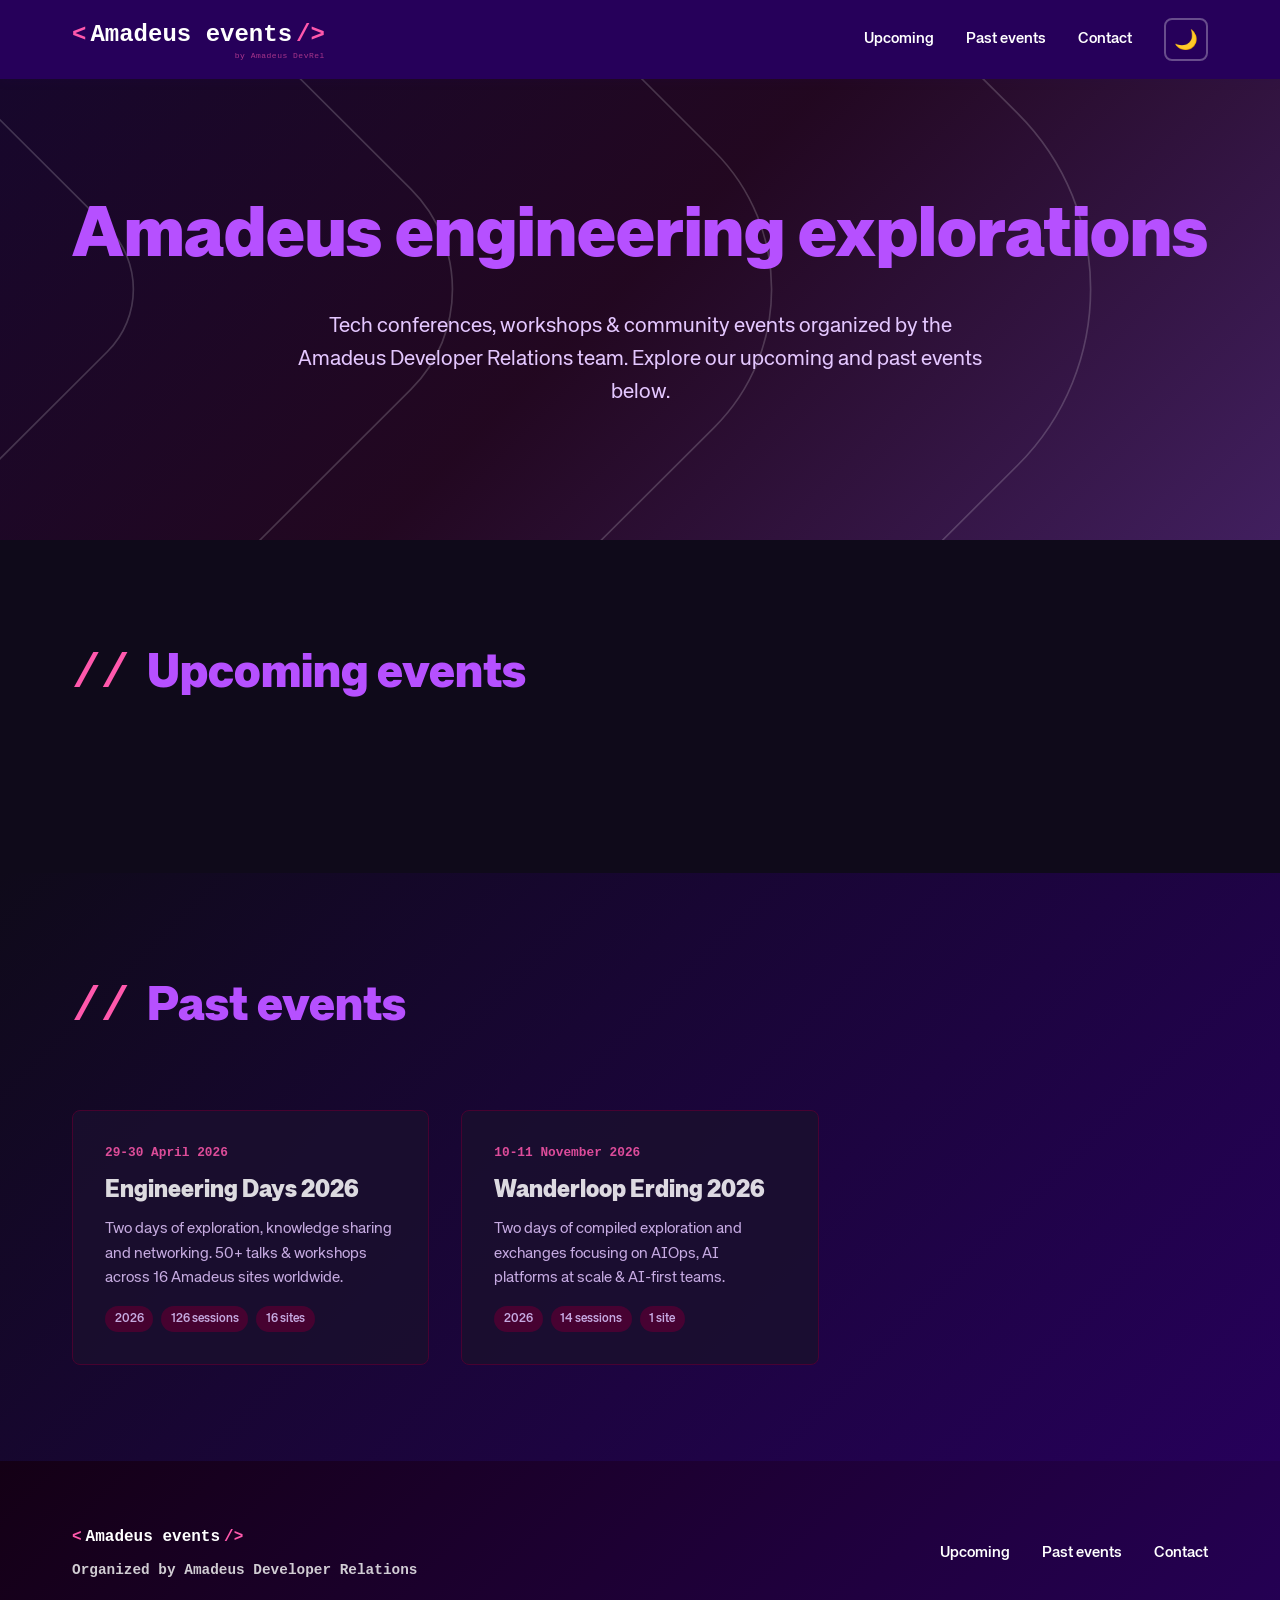
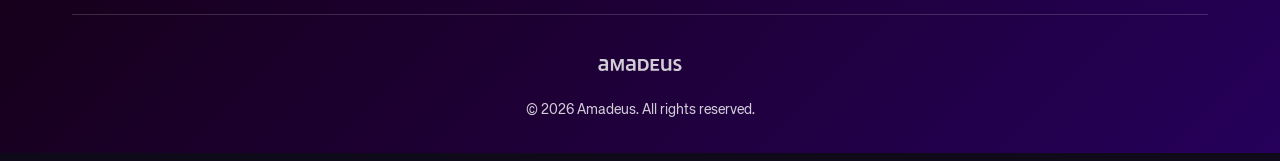
<file: index.html>
<!DOCTYPE html>
<html lang="en">
<head>
    <meta charset="UTF-8">
    <meta name="viewport" content="width=device-width, initial-scale=1.0">
    <title>Amadeus tech events | Tech conferences & community events</title>
    <link rel="icon" href="data:image/svg+xml,<svg xmlns='http://www.w3.org/2000/svg' viewBox='0 0 100 100'><text y='.9em' font-size='90'>🎤</text></svg>">
    <link rel="stylesheet" href="shared/styles-base.css">
    <style>
        /* Landing page specific styles */
        .hero-landing {
            min-height: 60vh;
            display: flex;
            align-items: center;
            justify-content: center;
            padding: calc(80px + var(--spacing-lg)) var(--spacing-md) var(--spacing-lg);
            text-align: center;
            position: relative;
            overflow: hidden;
        }

        .hero-landing::before {
            content: '';
            position: absolute;
            top: 0;
            left: 0;
            right: 0;
            bottom: 0;
            background: linear-gradient(135deg, var(--primary) 0%, var(--dark-accent) 50%, var(--secondary) 100%);
            opacity: 0.08;
            z-index: -1;
        }

        [data-theme="dark"] .hero-landing::before {
            opacity: 0.3;
        }

        .hero-landing::after {
            content: '';
            position: absolute;
            top: 0;
            left: 0;
            right: 0;
            bottom: 0;
            background-image: url('shared/backgrounds/amadeus-waves-dark.svg');
            background-size: cover;
            background-position: center;
            background-repeat: no-repeat;
            opacity: 0.12;
            z-index: -1;
            pointer-events: none;
        }

        [data-theme="dark"] .hero-landing::after {
            background-image: url('shared/backgrounds/amadeus-waves-white.svg');
            opacity: 0.18;
        }

        .hero-landing h1 {
            font-size: clamp(2.5rem, 6vw, 4.5rem);
            font-weight: 900;
            color: var(--primary);
            margin-bottom: var(--spacing-sm);
        }

        [data-theme="dark"] .hero-landing h1 {
            color: var(--secondary);
        }

        .hero-landing .subtitle {
            font-size: 1.3rem;
            color: var(--text-secondary);
            max-width: 700px;
            margin: 0 auto var(--spacing-md);
        }

        /* Events Grid */
        .events-section {
            padding: var(--spacing-xl) 0;
        }

        .section-title {
            font-size: clamp(2rem, 4vw, 3rem);
            font-weight: 800;
            margin-bottom: var(--spacing-lg);
            color: var(--primary);
        }

        [data-theme="dark"] .section-title {
            color: var(--secondary);
        }

        .title-accent {
            color: var(--accent);
            font-family: var(--font-mono);
            font-weight: 700;
            margin-right: 0.5rem;
        }

        .events-grid {
            display: grid;
            grid-template-columns: repeat(auto-fill, minmax(350px, 1fr));
            gap: var(--spacing-md);
        }

        .event-card {
            background: var(--card-bg);
            border: 2px solid var(--border-color);
            border-radius: var(--radius-lg);
            overflow: hidden;
            transition: var(--transition);
            text-decoration: none;
            color: inherit;
            display: flex;
            flex-direction: column;
        }

        .event-card:hover {
            transform: translateY(-6px);
            box-shadow: 0 12px 40px var(--shadow);
            border-color: var(--secondary);
        }

        .event-card-banner {
            height: 8px;
            background: linear-gradient(90deg, var(--secondary), var(--accent));
        }

        .event-card-content {
            padding: var(--spacing-md);
            flex: 1;
            display: flex;
            flex-direction: column;
        }

        .event-card-date {
            font-size: 0.85rem;
            font-weight: 700;
            color: var(--accent);
            margin-bottom: var(--spacing-xs);
            font-family: var(--font-mono);
        }

        .event-card-title {
            font-size: 1.5rem;
            font-weight: 800;
            color: var(--primary);
            margin-bottom: var(--spacing-sm);
        }

        [data-theme="dark"] .event-card-title {
            color: var(--text-color);
        }

        .event-card-description {
            font-size: 0.95rem;
            color: var(--text-secondary);
            margin-bottom: var(--spacing-sm);
            flex: 1;
        }

        .event-card-meta {
            display: flex;
            flex-wrap: wrap;
            gap: var(--spacing-xs);
            margin-top: auto;
        }

        .event-tag {
            font-size: 0.75rem;
            padding: 0.2rem 0.6rem;
            border-radius: 999px;
            background: var(--bg-light);
            color: var(--text-secondary);
            font-weight: 500;
        }

        [data-theme="dark"] .event-tag {
            background: var(--dark-accent);
        }

        .event-tag.upcoming {
            background: var(--secondary);
            color: #ffffff;
        }

        /* Past Events Section */
        .past-events-section {
            padding: var(--spacing-xl) 0;
            background: linear-gradient(135deg, var(--bg-color) 0%, var(--bg-light) 100%);
        }

        [data-theme="dark"] .past-events-section {
            background: linear-gradient(135deg, var(--bg-color) 0%, var(--primary) 100%);
        }

        .past-events-grid {
            display: grid;
            grid-template-columns: repeat(auto-fill, minmax(280px, 1fr));
            gap: var(--spacing-md);
        }

        .past-event-card {
            background: var(--card-bg);
            border: 1px solid var(--border-color);
            border-radius: var(--radius-md);
            padding: var(--spacing-md);
            text-decoration: none;
            color: inherit;
            transition: var(--transition);
            opacity: 0.85;
        }

        .past-event-card:hover {
            opacity: 1;
            transform: translateY(-3px);
            box-shadow: 0 8px 24px var(--shadow);
        }

        .past-event-card .event-card-date {
            font-size: 0.8rem;
        }

        .past-event-card .event-card-title {
            font-size: 1.5rem;
            margin-bottom: var(--spacing-xs);
        }

        /* Responsive */
        @media (max-width: 768px) {
            .events-grid {
                grid-template-columns: 1fr;
            }

            .past-events-grid {
                grid-template-columns: 1fr;
            }
        }
    </style>
</head>
<body>
    <!-- Navigation -->
    <nav class="navbar">
        <div class="container">
            <a href="index.html" class="nav-brand">
                <div class="nav-logo-line">
                    <span class="logo-bracket">&lt;</span><span class="logo-text">Amadeus events</span><span class="logo-bracket">/&gt;</span>
                </div>
                <div class="nav-byline">by Amadeus DevRel</div>
            </a>
            <div class="nav-links">
                <a href="#upcoming">Upcoming</a>
                <a href="#past">Past events</a>
                <a href="mailto:devrel@amadeus.com">Contact</a>
                <button id="theme-toggle" class="theme-toggle" aria-label="Toggle dark mode">
                    <span class="icon-sun">☀️</span>
                    <span class="icon-moon">🌙</span>
                </button>
            </div>
            <button class="mobile-menu-toggle" id="mobile-menu-toggle">
                <span></span>
                <span></span>
                <span></span>
            </button>
        </div>
    </nav>

    <!-- Hero Section -->
    <header class="hero-landing">
        <div class="container">
            <h1>Amadeus engineering explorations</h1>
            <p class="subtitle">
                Tech conferences, workshops & community events organized by the Amadeus Developer Relations team.
                Explore our upcoming and past events below.
            </p>
        </div>
    </header>

    <!-- Upcoming Events -->
    <section id="upcoming" class="events-section">
        <div class="container">
            <h2 class="section-title">
                <span class="title-accent">//</span> Upcoming events
            </h2>
            <div class="events-grid" id="upcoming-grid">
            </div>
        </div>
    </section>

    <!-- Past Events -->
    <section id="past" class="past-events-section">
        <div class="container">
            <h2 class="section-title">
                <span class="title-accent">//</span> Past events
            </h2>
            <div class="past-events-grid" id="past-grid">
            </div>
    </section>

    <!-- Footer -->
    <footer class="footer">
        <div class="container">
            <div class="footer-content">
                <div class="footer-brand">
                    <span class="logo-bracket">&lt;</span><span class="logo-text">Amadeus events</span><span class="logo-bracket">/&gt;</span>
                    <p class="footer-tagline">Organized by Amadeus Developer Relations</p>
                </div>
                <div class="footer-links">
                    <a href="#upcoming">Upcoming</a>
                    <a href="#past">Past events</a>
                    <a href="mailto:devrel@amadeus.com">Contact</a>
                </div>
            </div>
            <div class="footer-bottom">
                <img src="shared/logos/amadeus-wordmark-white.svg" alt="Amadeus" class="footer-wordmark">
                <p>&copy; 2026 Amadeus. All rights reserved.</p>
            </div>
        </div>
    </footer>

    <script src="shared/script-base.js"></script>
    <script>
        // Load events from events.json and render cards dynamically
        document.addEventListener('DOMContentLoaded', () => {
            fetch('events.json')
                .then(r => r.json())
                .then(renderEvents)
                .catch(err => console.error('Could not load events.json:', err));
        });

        function renderEvents(events) {
            const now = new Date();
            const upcoming = [];
            const past = [];

            const pluralize = (count, singular, plural) => {
                const n = Number(count);
                return `${n} ${n === 1 ? singular : plural}`;
            };

            events.forEach(event => {
                const endDate = event.dates.end ? new Date(event.dates.end + 'T23:59:59') : null;
                if (endDate && endDate < now) {
                    past.push(event);
                } else {
                    upcoming.push(event);
                }
            });

            const upcomingGrid = document.getElementById('upcoming-grid');
            const pastGrid = document.getElementById('past-grid');

            if (upcomingGrid) {
                upcomingGrid.innerHTML = upcoming.map(event => `
                    <a href="${event.slug}/index.html" class="event-card animate-on-scroll">
                        <div class="event-card-banner"></div>
                        <div class="event-card-content">
                            <div class="event-card-date">${event.dates.display}</div>
                            <h3 class="event-card-title">${event.name}</h3>
                            <p class="event-card-description">${event.tagline}</p>
                            <div class="event-card-meta">
                                <span class="event-tag upcoming">Upcoming</span>
                                ${event.sessions ? `<span class="event-tag">${pluralize(event.sessions, 'session', 'sessions')}</span>` : ''}
                                ${event.sites ? `<span class="event-tag">${pluralize(event.sites, 'site', 'sites')}</span>` : ''}
                            </div>
                        </div>
                    </a>
                `).join('');
            }

            if (pastGrid) {
                pastGrid.innerHTML = past.map(event => `
                    <a href="${event.slug}/index.html" class="past-event-card animate-on-scroll">
                        <div class="event-card-date">${event.dates.display}</div>
                        <h3 class="event-card-title">${event.name}</h3>
                        <p class="event-card-description">${event.tagline}</p>
                        <div class="event-card-meta">
                            <span class="event-tag">${event.dates.end ? event.dates.end.slice(0, 4) : ''}</span>
                            ${event.sessions ? `<span class="event-tag">${pluralize(event.sessions, 'session', 'sessions')}</span>` : ''}
                            ${event.sites ? `<span class="event-tag">${pluralize(event.sites, 'site', 'sites')}</span>` : ''}
                        </div>
                    </a>
                `).join('');
            }
        }
    </script>
</body>
</html>
</file>
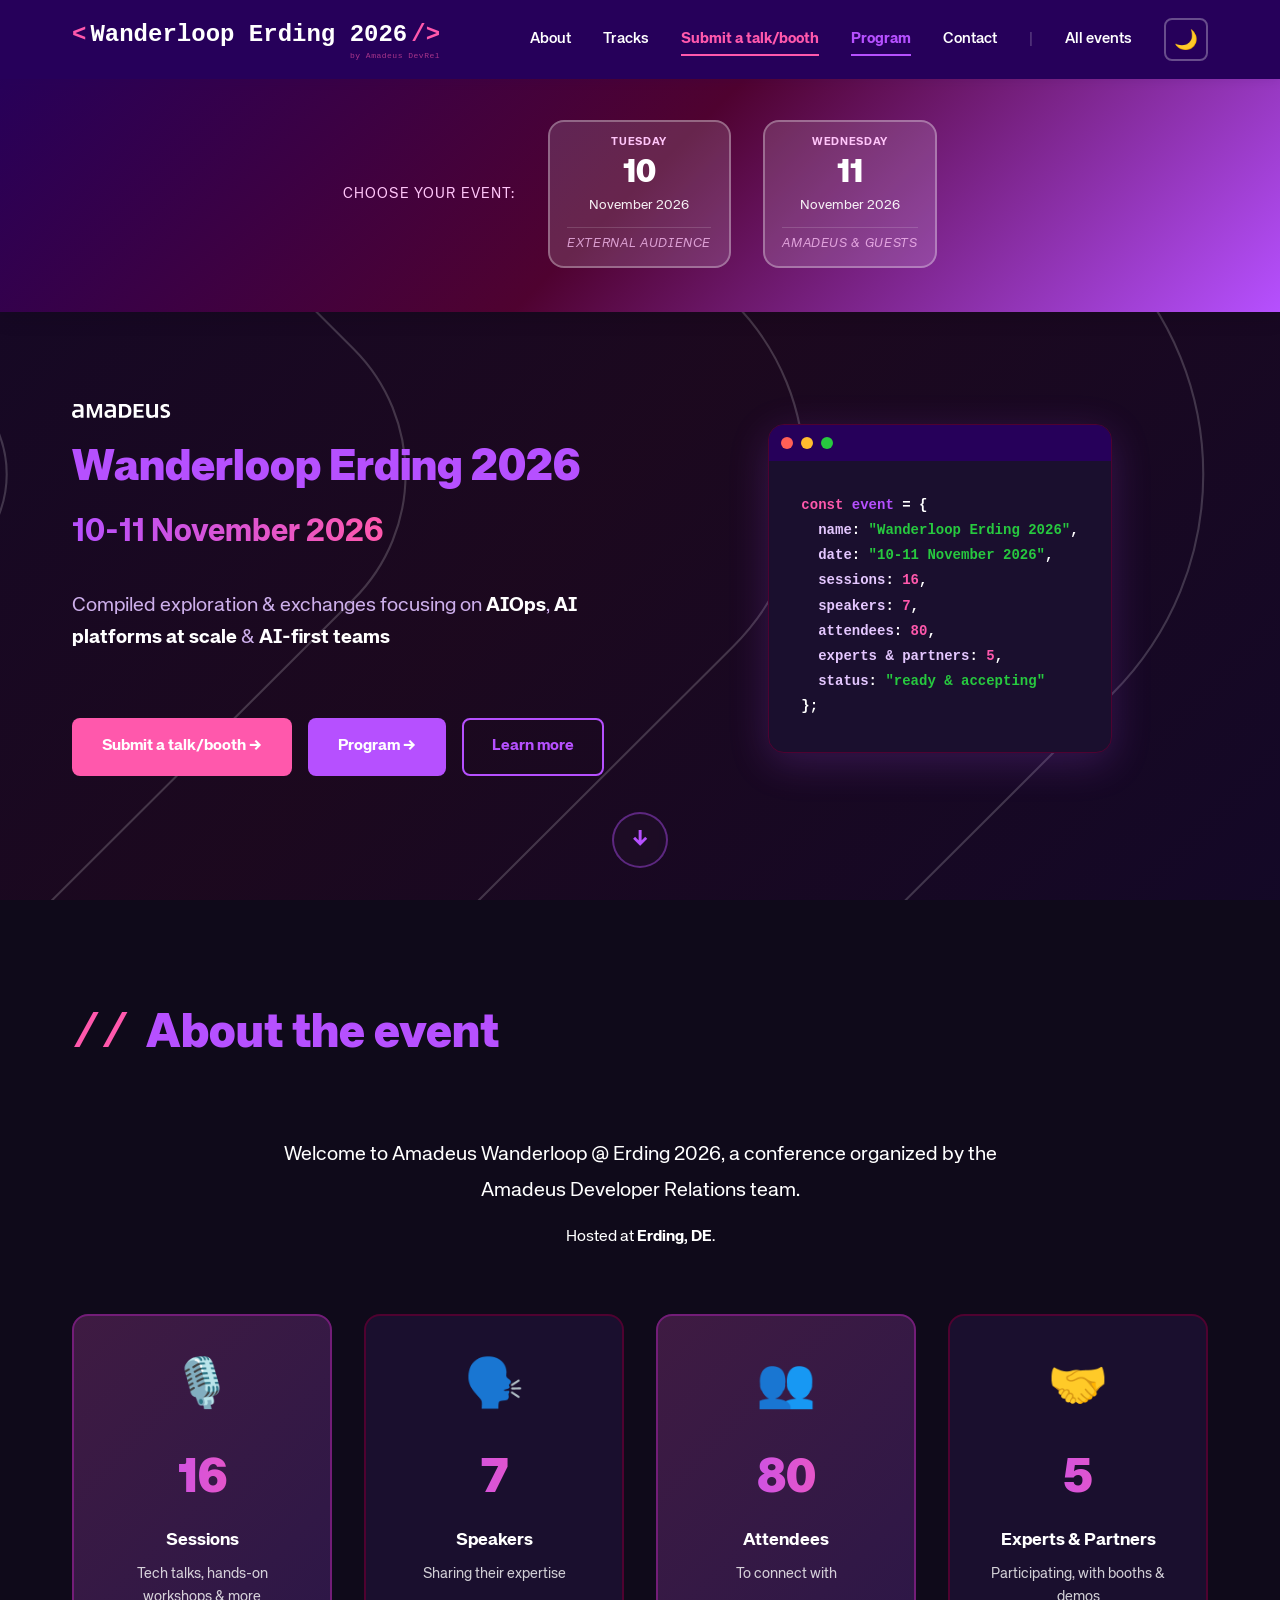
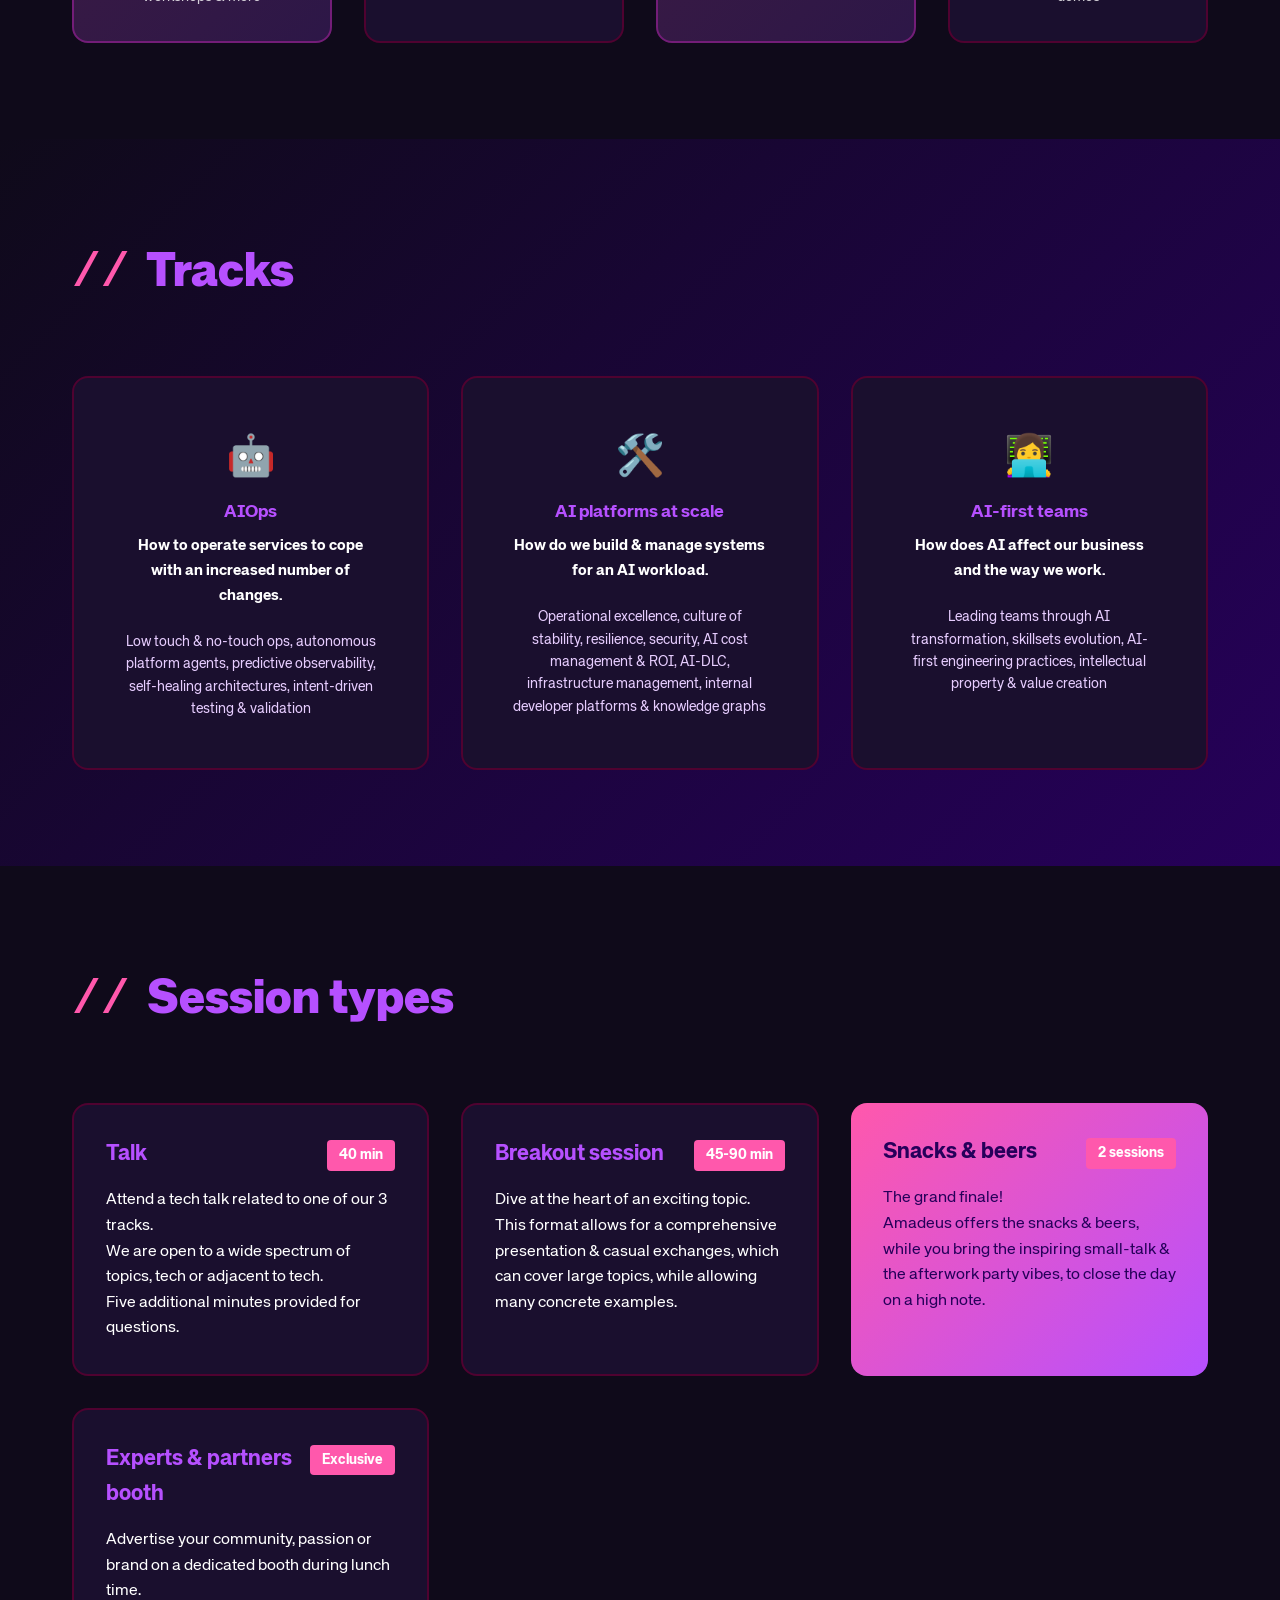
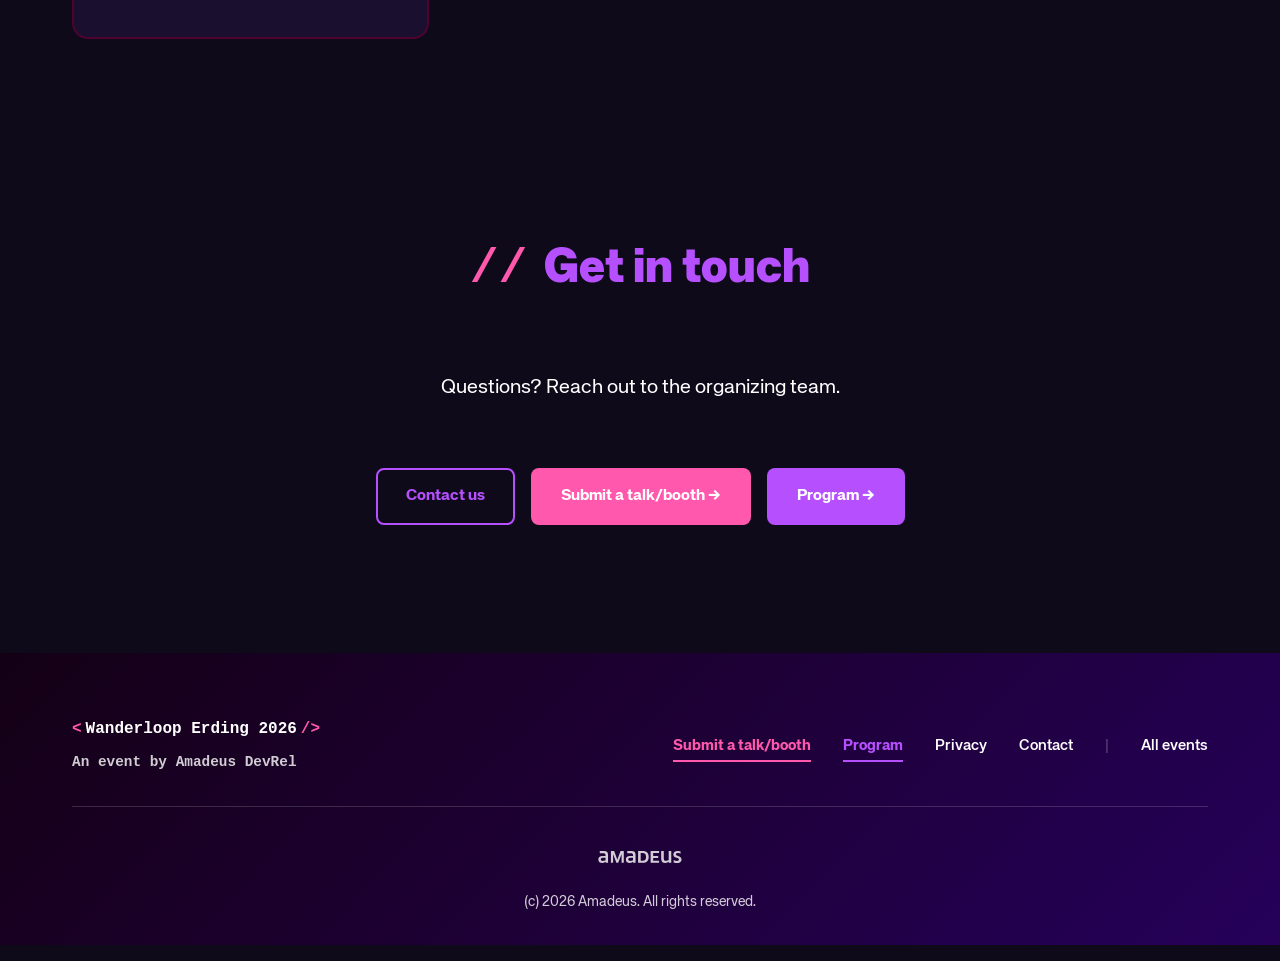
<file: wanderloop-erding-2026/index.html>
<!DOCTYPE html>
<html lang="en">
<head>
    <meta charset="UTF-8">
    <meta name="viewport" content="width=device-width, initial-scale=1.0">
    <title>Wanderloop Erding 2026 | Tech conference</title>
    <link rel="icon" href="data:image/svg+xml,<svg xmlns='http://www.w3.org/2000/svg' viewBox='0 0 100 100'><text y='.9em' font-size='90'>🎤</text></svg>">
    <link rel="stylesheet" href="../shared/styles-base.css">
    <link rel="stylesheet" href="styles.css">
</head>
<body>
    <!-- Navigation -->
    <nav class="navbar">
        <div class="container">
            <div class="nav-brand">
                <div class="nav-logo-line">
                    <span class="logo-bracket">&lt;</span><span class="logo-text">Wanderloop Erding 2026</span><span class="logo-bracket">/&gt;</span>
                </div>
                <div class="nav-byline">by Amadeus DevRel</div>
            </div>
            <div class="nav-links">
                <a href="#about">About</a>
                <a href="#tracks">Tracks</a>
                <a id="cfp-nav-link" class="cfp-link always-underline" href="#" style="display:none;">Submit a talk/booth</a>
                <a id="register-nav-link" class="cfp-link always-underline" href="#" target="_blank" rel="noopener noreferrer" style="display:none;">Register</a>
                <a id="program-nav-link" class="program-link always-underline" href="program.html" style="display:none;">Program</a>
                <a id="nav-contact-link" href="mailto:devrel@amadeus.com">Contact</a>
                <span class="nav-separator">|</span>
                <a href="../index.html">All events</a>
                <button id="theme-toggle" class="theme-toggle" aria-label="Toggle dark mode">
                    <span class="icon-sun">☀️</span>
                    <span class="icon-moon">🌙</span>
                </button>
            </div>
            <button class="mobile-menu-toggle" id="mobile-menu-toggle">
                <span></span>
                <span></span>
                <span></span>
            </button>
        </div>
    </nav>

    <!-- Hero Section -->
    <header class="hero">
        <!-- Event Date Selector (Full Width) -->
        <div class="event-date-selector">
            <div class="selector-label">Choose your event:</div>
            <div class="selector-buttons">
                <a href="index.html?date=2026-11-10" id="toggle-nov10" class="date-card date-card-nov10">
                    <div class="day-name">Tuesday</div>
                    <div class="day-number">10</div>
                    <div class="month">November 2026</div>
                    <div class="card-context">External audience</div>
                </a>
                <a href="index.html?date=2026-11-11" id="toggle-nov11" class="date-card date-card-nov11">
                    <div class="day-name">Wednesday</div>
                    <div class="day-number">11</div>
                    <div class="month">November 2026</div>
                    <div class="card-context">AMADEUS & GUESTS</div>
                </a>
            </div>
        </div>
        
        <div class="container">
            <div class="hero-content">
                <div class="amadeus-logo-lockup" aria-label="Amadeus brand">
                    <img src="../shared/logos/amadeus-wordmark-dark.svg" alt="Amadeus" class="amadeus-logo amadeus-logo-light" loading="lazy" decoding="async">
                    <img src="../shared/logos/amadeus-wordmark-white.svg" alt="Amadeus" class="amadeus-logo amadeus-logo-dark" loading="lazy" decoding="async">
                </div>
                <div class="glitch-wrapper">
                    <h1 class="hero-title">Wanderloop Erding 2026</h1>
                </div>
                <div class="hero-date">
                    <span class="date-highlight">10-11 November 2026</span>
                </div>
                <p class="hero-subtitle">Compiled exploration focusing on AIOps, AI platforms at scale & AI-first teams</p>
                <div class="cta-buttons">
                    <a id="cfp-hero-cta" href="#" class="btn btn-cfp" style="display:none;">Submit a talk/booth <span class="arrow">→</span></a>
                    <a id="register-hero-cta" href="#" class="btn btn-cfp" style="display:none;">Register <span class="arrow">→</span></a>
                    <a id="program-hero-cta" href="program.html" class="btn btn-primary" style="display:none;">Program <span class="arrow">→</span></a>
                    <a href="#about" class="btn btn-secondary">Learn more</a>
                </div>
            </div>
            <div class="hero-graphic">
                <div class="code-window">
                    <div class="window-controls">
                        <span></span>
                        <span></span>
                        <span></span>
                    </div>
                    <div class="code-content">
                        <pre><code><span class="code-keyword">const</span> <span class="code-variable">event</span> = {
  <span class="code-property">name</span>: <span class="code-string">"Wanderloop Erding 2026"</span>,
  <span class="code-property">dates</span>: <span class="code-string">"10-11 November 2026"</span>,
  <span class="code-property">sessions</span>: <span class="code-number">30+</span>,
  <span class="code-property">speakers</span>: <span class="code-number">30+</span>,
  <span class="code-property">attendees</span>: <span class="code-number">80+</span>,
  <span class="code-property">status</span>: <span class="code-string">"work in progress"</span>
};</code></pre>
                    </div>
                </div>
            </div>
        </div>
        <a class="scroll-cue" href="#about" aria-label="Scroll down to event details">
            <span aria-hidden="true">↓</span>
        </a>
    </header>

    <!-- About Section -->
    <section id="about" class="section about-section">
        <div class="container">
            <h2 class="section-title">
                <span class="title-accent">//</span> About the event
            </h2>
            <div class="about-content">
                <p class="lead-text" id="event-description">Welcome to Amadeus Wanderloop @ Erding 2026, a conference organized by the Amadeus Developer Relations team.</p>
                <p id="event-locations">The event is hosted at <strong>Erding DE</strong>.</p>
            </div>

            <div class="stats-grid" id="stats-grid">
                <div class="stat-card">
                    <div class="stat-icon">🎙️</div>
                    <div class="stat-number">30</div>
                    <div class="stat-label">Sessions</div>
                    <p class="stat-description">Tech talks and hands-on workshops</p>
                </div>
                <div class="stat-card">
                    <div class="stat-icon">🗣️</div>
                    <div class="stat-number">30</div>
                    <div class="stat-label">Speakers</div>
                    <p class="stat-description">Sharing their expertise</p>
                </div>
                <div class="stat-card">
                    <div class="stat-icon">👥</div>
                    <div class="stat-number">80</div>
                    <div class="stat-label">Attendees</div>
                    <p class="stat-description">To connect with</p>
                </div>
                <div class="stat-card">
                    <div class="stat-icon">🤝</div>
                    <div class="stat-number">3</div>
                    <div class="stat-label">Partners</div>
                    <p class="stat-description">Participating, with booths & demos</p>
                </div>
            </div>
        </div>
    </section>

    <!-- Tracks Section -->
    <section id="tracks" class="section tracks-section">
        <div class="container">
            <h2 class="section-title">
                <span class="title-accent">//</span> Tracks
            </h2>
            <div class="tracks-grid" id="tracks-grid">
                <div class="track-card">
                    <div class="track-icon">📊</div>
                    <h3>AIOps</h3>
                    <p></p>
                </div>
                <div class="track-card">
                    <div class="track-icon">�️</div>
                    <h3>AI platforms at scale</h3>
                    <p></p>
                </div>
                <div class="track-card">
                    <div class="track-icon">🤖</div>
                    <h3>AI-first teams</h3>
                    <p></p>
                </div>
            </div>
        </div>
    </section>

    <!-- Sessions Section -->
    <section id="sessions" class="section sessions-section">
        <div class="container">
            <h2 class="section-title">
                <span class="title-accent">//</span> Session types
            </h2>
            <div class="sessions-grid" id="sessions-grid">
                <div class="session-card">
                    <div class="session-header">
                        <h3>Talk</h3>
                        <span class="session-duration">40 min</span>
                    </div>
                    <p></p>
                </div>
                <div class="session-card">
                    <div class="session-header">
                        <h3>Breakout session</h3>
                        <span class="session-duration">45-90 min</span>
                    </div>
                    <p></p>
                </div>
                <div class="session-card">
                    <div class="session-header">
                        <h3>Snacks & beers</h3>
                        <span class="session-duration">2 sessions</span>
                    </div>
                    <p></p>
                </div>
                <div class="session-card">
                    <div class="session-header">
                        <h3>Partner booth</h3>
                        <span class="session-duration">Exclusive</span>
                    </div>
                    <p></p>
                </div>
            </div>
        </div>
    </section>

    <!-- Contact Section -->
    <section id="contact" class="section contact-section">
        <div class="container">
            <h2 class="section-title">
                <span class="title-accent">//</span> Get in touch
            </h2>
            <div class="contact-content">
                <p class="contact-text">
                    Questions? Reach out to the organizing team.
                </p>
                <div class="cta-buttons" style="justify-content: center;">
                    <a id="contact-cta-link" href="mailto:devrel@amadeus.com" class="btn btn-secondary">
                        Contact us
                    </a>
                    <a id="cfp-contact-cta" href="#" class="btn btn-cfp" style="display:none;">Submit a talk/booth <span class="arrow">→</span></a>
                    <a id="register-contact-cta" href="#" class="btn btn-cfp" style="display:none;">Register <span class="arrow">→</span></a>
                    <a id="program-contact-cta" href="program.html" class="btn btn-primary" style="display:none;">Program <span class="arrow">→</span></a>
                </div>
            </div>
        </div>
    </section>

    <!-- Footer -->
    <footer class="footer">
        <div class="container">
            <div class="footer-content">
                <div class="footer-brand">
                    <span class="logo-bracket">&lt;</span><span class="logo-text">Wanderloop Erding 2026</span><span class="logo-bracket">/&gt;</span>
                    <p class="footer-tagline">An event by Amadeus DevRel</p>
                </div>
                <div class="footer-links">
                    <a id="cfp-footer-link" class="cfp-link" href="#" style="display:none;">Submit a talk/booth</a>
                    <a id="register-footer-link" class="cfp-link" href="#" target="_blank" rel="noopener noreferrer" style="display:none;">Register</a>
                    <a id="program-footer-link" class="program-link" href="program.html" style="display:none;">Program</a>
                    <a href="privacy.html">Privacy</a>
                    <a id="footer-contact-link" href="mailto:devrel@amadeus.com">Contact</a>
                    <span class="nav-separator">|</span>
                    <a href="../index.html">All events</a>
                </div>
            </div>
            <div class="footer-bottom">
                <img src="../shared/logos/amadeus-wordmark-white.svg" alt="Amadeus" class="footer-wordmark">
                <p>&copy; 2026 Amadeus. All rights reserved.</p>
            </div>
        </div>
    </footer>

    <script src="../shared/script-base.js"></script>
    <script src="script.js"></script>
    
    <script>
        // Index.html date selector initialization
        function initDateSelector() {
            const dateParam = window.currentDateFilter;
            const toggleFull = document.getElementById('toggle-full-event');
            const toggleNov10 = document.getElementById('toggle-nov10');
            const toggleNov11 = document.getElementById('toggle-nov11');
            
            // Update selector button states based on current date filter
            if (toggleFull) toggleFull.classList.remove('active');
            if (toggleNov10) toggleNov10.classList.remove('active');
            if (toggleNov11) toggleNov11.classList.remove('active');
            
            if (dateParam === '2026-11-10') {
                if (toggleNov10) toggleNov10.classList.add('active');
            } else if (dateParam === '2026-11-11') {
                if (toggleNov11) toggleNov11.classList.add('active');
            } else {
                if (toggleFull) toggleFull.classList.add('active');
            }
        }
        
        // Run on DOMContentLoaded to ensure renderEvent has completed
        document.addEventListener('DOMContentLoaded', initDateSelector);
        // Also run immediately in case DOM is already ready
        if (document.readyState === 'loading') {
            document.addEventListener('DOMContentLoaded', initDateSelector);
        } else {
            initDateSelector();
        }
    </script></body>
</html>
</file>
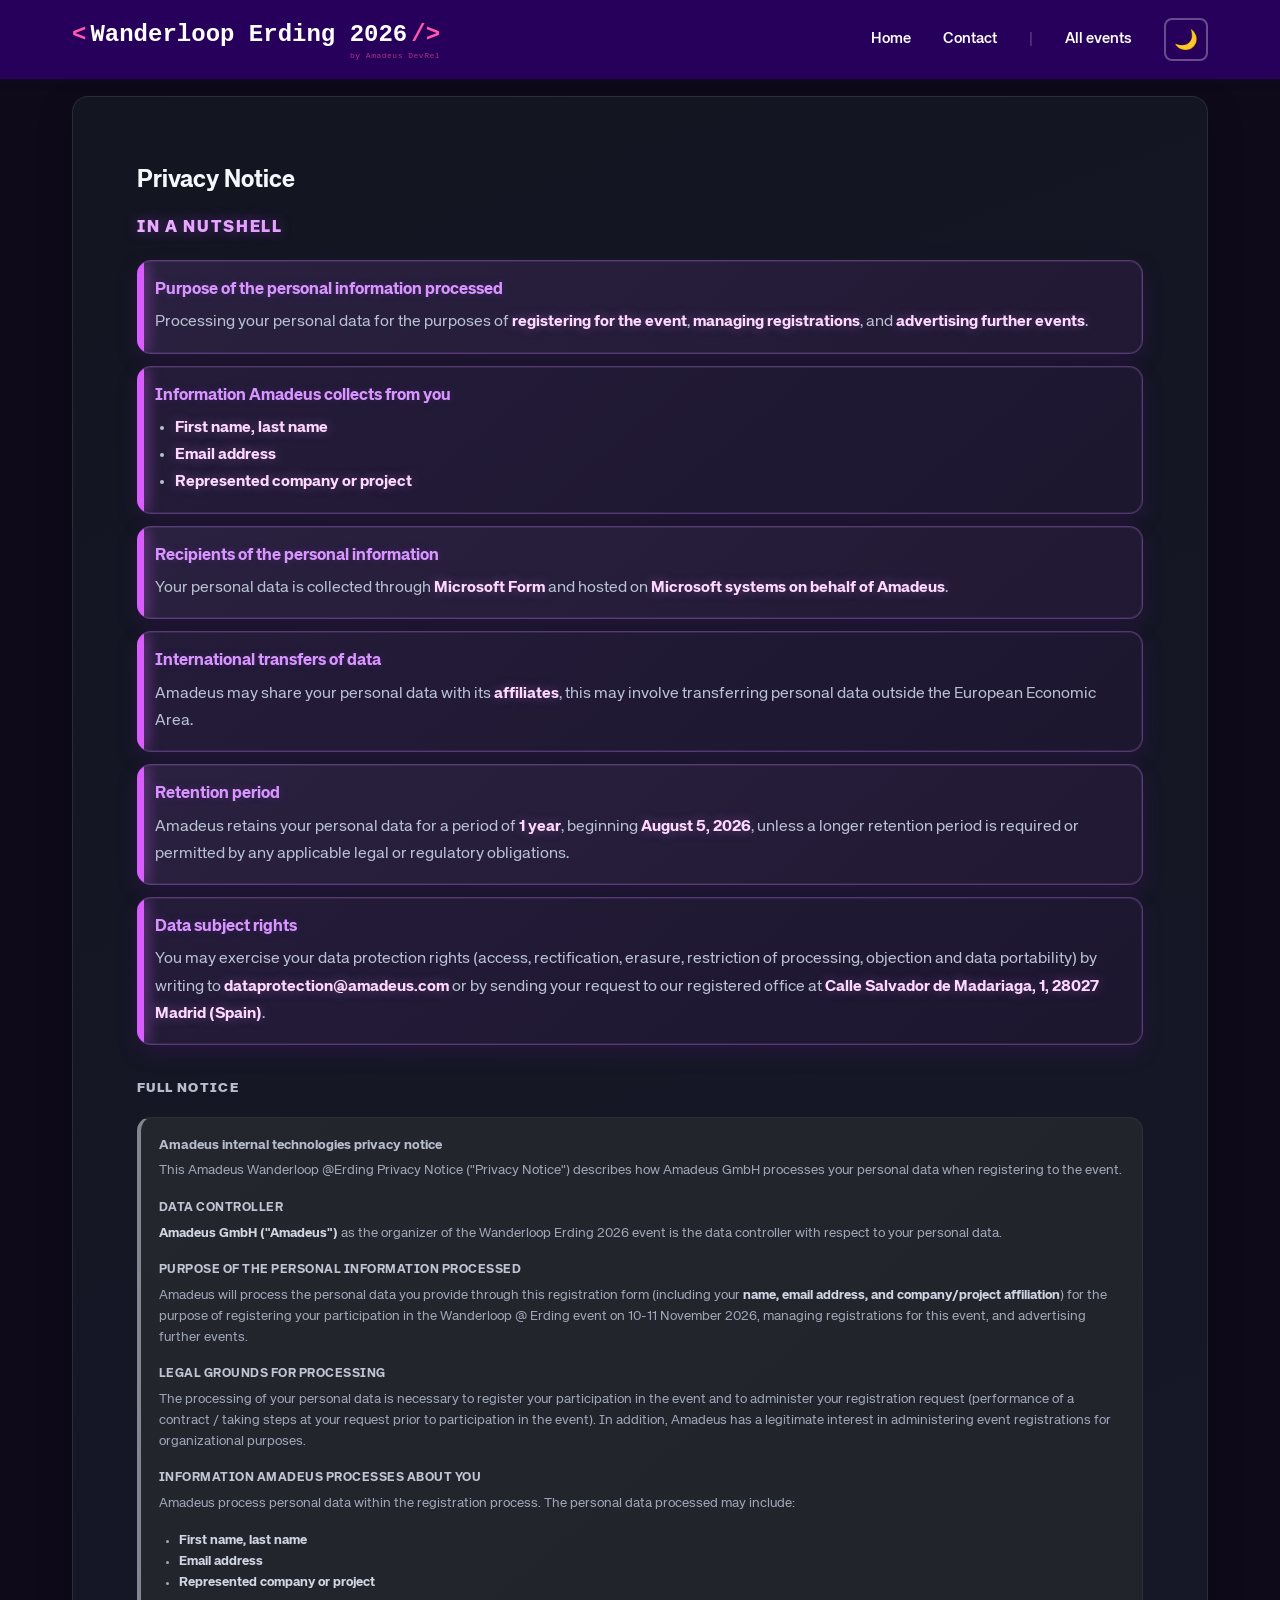
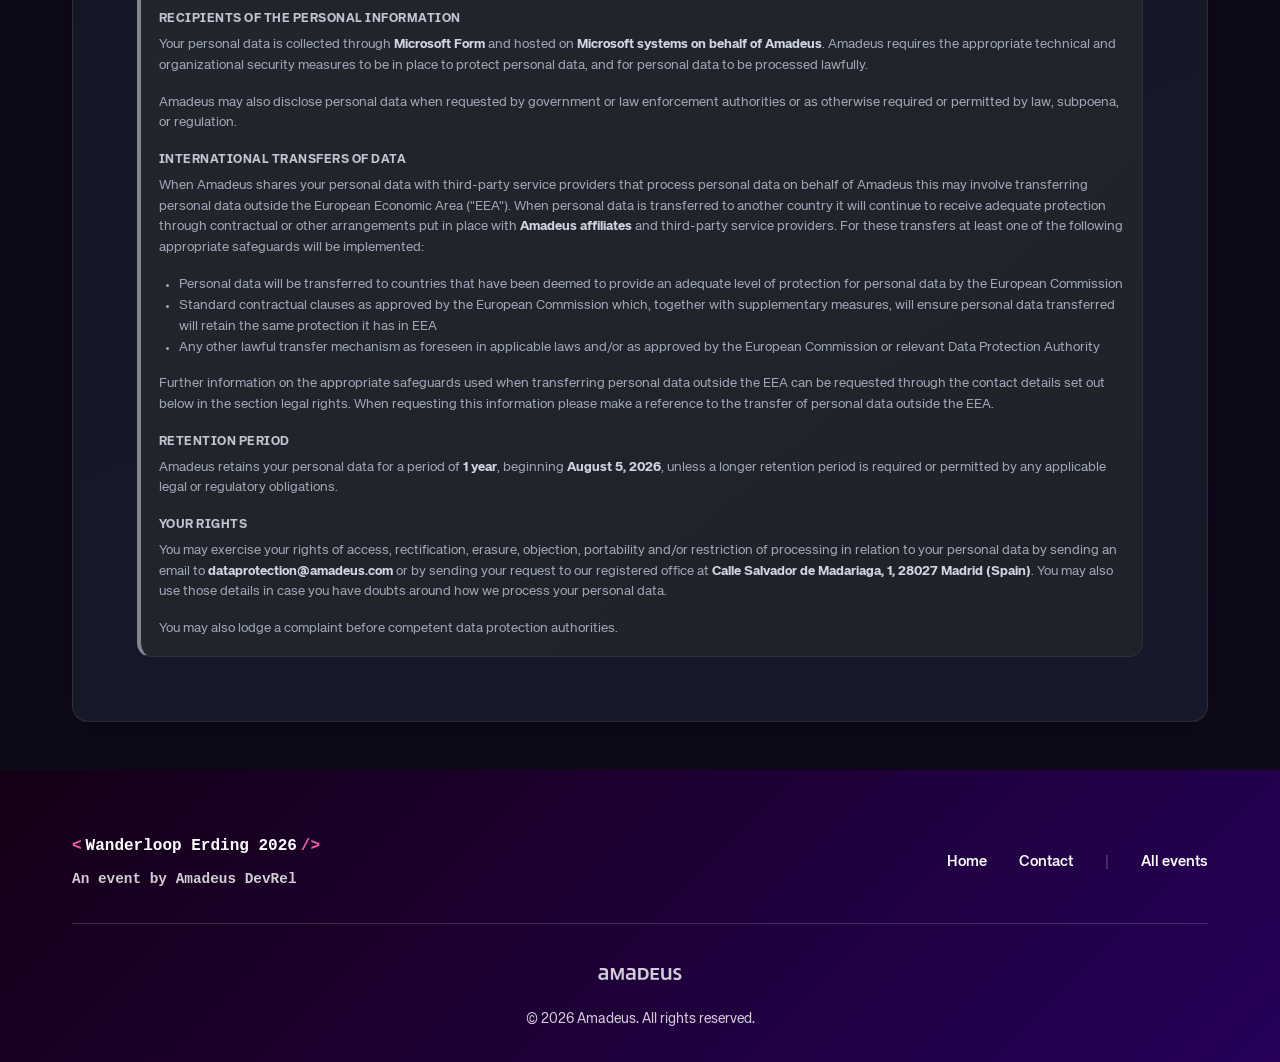
<file: wanderloop-erding-2026/privacy.html>
<!DOCTYPE html>
<html lang="en">
<head>
    <meta charset="UTF-8">
    <meta name="viewport" content="width=device-width, initial-scale=1.0">
    <title>Privacy Notice</title>
    <link rel="stylesheet" href="../shared/styles-base.css">
    <link rel="stylesheet" href="styles.css">
    <style>
        .privacy-page {
            padding-top: 6rem;
            padding-bottom: 3rem;
        }

        .privacy-card {
            background: linear-gradient(160deg, #131521 0%, #17192a 100%);
            border: 1px solid rgba(255, 255, 255, 0.09);
            border-radius: var(--radius-lg);
            box-shadow: 0 12px 34px rgba(0, 0, 0, 0.32);
            padding: var(--spacing-lg);
        }

        .privacy-card h1 {
            margin-bottom: var(--spacing-sm);
            color: #f5f7fb;
        }

        .privacy-sections {
            display: flex;
            flex-direction: column;
            gap: 1rem;
        }

        .privacy-group {
            display: flex;
            flex-direction: column;
            gap: 0.75rem;
        }

        .privacy-group-quick {
            --group-title-color: #e69dff;
            --group-heading-color: #d894ff;
            --group-strong-color: #ffd8ff;
        }

        .privacy-group-quick .privacy-group-title {
            background: linear-gradient(90deg, #f4bcff 0%, #da83ff 45%, #b650ff 100%);
            -webkit-background-clip: text;
            -webkit-text-fill-color: transparent;
            background-clip: text;
            text-shadow: 0 0 14px rgba(182, 80, 255, 0.45);
        }

        .privacy-group-quick .privacy-section {
            position: relative;
            overflow: hidden;
            border-left: 0;
            border-color: rgba(204, 138, 255, 0.3);
            box-shadow: inset 0 0 0 1px rgba(194, 120, 255, 0.12), 0 8px 20px rgba(80, 20, 120, 0.28);
        }

        .privacy-group-quick .privacy-section::before {
            content: "";
            position: absolute;
            left: 0;
            top: 0;
            bottom: 0;
            width: 7px;
            background: #d95dff;
            box-shadow: 0 0 16px rgba(217, 93, 255, 0.75);
        }

        .privacy-group-quick .privacy-section:nth-of-type(odd) {
            background: linear-gradient(140deg, #2a2140 0%, #211933 100%);
        }

        .privacy-group-quick .privacy-section:nth-of-type(even) {
            background: linear-gradient(140deg, #241c39 0%, #1d162f 100%);
        }

        .privacy-group-quick h2 {
            text-shadow: 0 0 14px rgba(182, 80, 255, 0.4);
        }

        .privacy-group-quick strong {
            color: #ffe6ff;
            text-shadow: 0 0 12px rgba(224, 145, 255, 0.35);
        }

        .privacy-group-full {
            --group-title-color: #aab0bf;
            --group-heading-color: #b6bccb;
            --group-text-color: #9ea5b7;
            --group-strong-color: #cfd5e2;
            margin-top: 1rem;
        }

        .privacy-group-title {
            margin: 0.2rem 0 0.15rem;
            color: var(--group-title-color, #d08cff);
            font-size: 0.92rem;
            letter-spacing: 0.1em;
            text-transform: uppercase;
            font-weight: 800;
        }

        .privacy-section {
            border-radius: 14px;
            padding: 1rem 1.1rem;
            border: 1px solid rgba(255, 255, 255, 0.06);
            border-left: 4px solid rgba(183, 188, 200, 0.65);
        }

        .privacy-section:nth-of-type(odd) {
            background: linear-gradient(140deg, #23262d 0%, #1f2229 100%);
        }

        .privacy-section:nth-of-type(even) {
            background: linear-gradient(140deg, #1e2128 0%, #1a1d23 100%);
        }

        .privacy-card h2 {
            margin-top: 0;
            margin-bottom: 0.35rem;
            color: var(--group-heading-color, #cf86ff);
            font-size: 1.05rem;
            text-shadow: 0 0 10px rgba(182, 80, 255, 0.18);
        }

        .privacy-card p,
        .privacy-card li {
            color: var(--group-text-color, #b8c0d3);
            line-height: 1.7;
        }

        .privacy-card strong {
            color: var(--group-strong-color, #f0d7ff);
            font-weight: 700;
        }

        .privacy-group-full h2 {
            font-size: 0.86rem;
            text-shadow: none;
        }

        .privacy-group-full p,
        .privacy-group-full li {
            font-size: 0.84rem;
            line-height: 1.55;
        }

        .full-notice-card h3 {
            margin: 0.8rem 0 0.35rem;
            color: #c0c5d3;
            font-size: 0.78rem;
            letter-spacing: 0.04em;
            text-transform: uppercase;
        }

        .full-notice-card h3:first-of-type {
            margin-top: 0.35rem;
        }

        .privacy-card p {
            margin: 0 0 var(--spacing-sm);
        }

        .privacy-card ul {
            margin: 0 0 var(--spacing-sm) 1.25rem;
        }

        .privacy-section p:last-child,
        .privacy-section ul:last-child {
            margin-bottom: 0;
        }

        .privacy-meta {
            margin-top: var(--spacing-sm);
            color: var(--text-secondary);
            font-size: 0.95rem;
        }

        @media (max-width: 768px) {
            .privacy-page {
                padding-top: 5rem;
            }

            .privacy-card {
                padding: var(--spacing-md);
            }
        }
    </style>
</head>
<body>
    <nav class="navbar">
        <div class="container">
            <div class="nav-brand">
                <div class="nav-logo-line">
                    <span class="logo-bracket">&lt;</span><span class="logo-text">Wanderloop Erding 2026</span><span class="logo-bracket">/&gt;</span>
                </div>
                <div class="nav-byline">by Amadeus DevRel</div>
            </div>
            <div class="nav-links">
                <a href="index.html">Home</a>
                <a href="mailto:devrel@amadeus.com">Contact</a>
                <span class="nav-separator">|</span>
                <a href="../index.html">All events</a>
                <button id="theme-toggle" class="theme-toggle" aria-label="Toggle dark mode">
                    <span class="icon-sun">☀️</span>
                    <span class="icon-moon">🌙</span>
                </button>
            </div>
            <button class="mobile-menu-toggle" id="mobile-menu-toggle">
                <span></span>
                <span></span>
                <span></span>
            </button>
        </div>
    </nav>

    <main class="privacy-page">
        <div class="container">
            <article class="privacy-card">
                <h1>Privacy Notice</h1>

                <div class="privacy-sections">
                    <div class="privacy-group privacy-group-quick">
                        <h2 class="privacy-group-title">In a nutshell</h2>

                        <section class="privacy-section">
                            <h2>Purpose of the personal information processed</h2>
                            <p>Processing your personal data for the purposes of <strong>registering for the event</strong>, <strong>managing registrations</strong>, and <strong>advertising further events</strong>.</p>
                        </section>

                        <section class="privacy-section">
                            <h2>Information Amadeus collects from you</h2>
                            <ul>
                                <li><strong>First name, last name</strong></li>
                                <li><strong>Email address</strong></li>
                                <li><strong>Represented company or project</strong></li>
                            </ul>
                        </section>

                        <section class="privacy-section">
                            <h2>Recipients of the personal information</h2>
                            <p>Your personal data is collected through <strong>Microsoft Form</strong> and hosted on <strong>Microsoft systems on behalf of Amadeus</strong>.</p>
                        </section>

                        <section class="privacy-section">
                            <h2>International transfers of data</h2>
                            <p>Amadeus may share your personal data with its <strong>affiliates</strong>, this may involve transferring personal data outside the European Economic Area.</p>
                        </section>

                        <section class="privacy-section">
                            <h2>Retention period</h2>
                            <p>Amadeus retains your personal data for a period of <strong>1 year</strong>, beginning <strong>August 5, 2026</strong>, unless a longer retention period is required or permitted by any applicable legal or regulatory obligations.</p>
                        </section>

                        <section class="privacy-section">
                            <h2>Data subject rights</h2>
                            <p>You may exercise your data protection rights (access, rectification, erasure, restriction of processing, objection and data portability) by writing to <strong>dataprotection@amadeus.com</strong> or by sending your request to our registered office at <strong>Calle Salvador de Madariaga, 1, 28027 Madrid (Spain)</strong>.</p>
                        </section>

                    </div>

                    <div class="privacy-group privacy-group-full">
                        <h2 class="privacy-group-title">Full notice</h2>

                        <section class="privacy-section full-notice-card">
                            <h2>Amadeus internal technologies privacy notice</h2>
                            <p>This Amadeus Wanderloop @Erding Privacy Notice ("Privacy Notice") describes how Amadeus GmbH processes your personal data when registering to the event.</p>

                            <h3>Data controller</h3>
                            <p><strong>Amadeus GmbH ("Amadeus")</strong> as the organizer of the Wanderloop Erding 2026 event is the data controller with respect to your personal data.</p>

                            <h3>Purpose of the personal information processed</h3>
                            <p>Amadeus will process the personal data you provide through this registration form (including your <strong>name, email address, and company/project affiliation</strong>) for the purpose of registering your participation in the Wanderloop @ Erding event on 10-11 November 2026, managing registrations for this event, and advertising further events.</p>

                            <h3>Legal grounds for processing</h3>
                            <p>The processing of your personal data is necessary to register your participation in the event and to administer your registration request (performance of a contract / taking steps at your request prior to participation in the event). In addition, Amadeus has a legitimate interest in administering event registrations for organizational purposes.</p>

                            <h3>Information Amadeus processes about you</h3>
                            <p>Amadeus process personal data within the registration process. The personal data processed may include:</p>
                            <ul>
                                <li><strong>First name, last name</strong></li>
                                <li><strong>Email address</strong></li>
                                <li><strong>Represented company or project</strong></li>
                            </ul>

                            <h3>Recipients of the personal information</h3>
                            <p>Your personal data is collected through <strong>Microsoft Form</strong> and hosted on <strong>Microsoft systems on behalf of Amadeus</strong>. Amadeus requires the appropriate technical and organizational security measures to be in place to protect personal data, and for personal data to be processed lawfully.</p>
                            <p>Amadeus may also disclose personal data when requested by government or law enforcement authorities or as otherwise required or permitted by law, subpoena, or regulation.</p>

                            <h3>International transfers of data</h3>
                            <p>When Amadeus shares your personal data with third-party service providers that process personal data on behalf of Amadeus this may involve transferring personal data outside the European Economic Area ("EEA"). When personal data is transferred to another country it will continue to receive adequate protection through contractual or other arrangements put in place with <strong>Amadeus affiliates</strong> and third-party service providers. For these transfers at least one of the following appropriate safeguards will be implemented:</p>
                            <ul>
                                <li>Personal data will be transferred to countries that have been deemed to provide an adequate level of protection for personal data by the European Commission</li>
                                <li>Standard contractual clauses as approved by the European Commission which, together with supplementary measures, will ensure personal data transferred will retain the same protection it has in EEA</li>
                                <li>Any other lawful transfer mechanism as foreseen in applicable laws and/or as approved by the European Commission or relevant Data Protection Authority</li>
                            </ul>
                            <p>Further information on the appropriate safeguards used when transferring personal data outside the EEA can be requested through the contact details set out below in the section legal rights. When requesting this information please make a reference to the transfer of personal data outside the EEA.</p>

                            <h3>Retention period</h3>
                            <p>Amadeus retains your personal data for a period of <strong>1 year</strong>, beginning <strong>August 5, 2026</strong>, unless a longer retention period is required or permitted by any applicable legal or regulatory obligations.</p>

                            <h3>Your rights</h3>
                            <p>You may exercise your rights of access, rectification, erasure, objection, portability and/or restriction of processing in relation to your personal data by sending an email to <strong>dataprotection@amadeus.com</strong> or by sending your request to our registered office at <strong>Calle Salvador de Madariaga, 1, 28027 Madrid (Spain)</strong>. You may also use those details in case you have doubts around how we process your personal data.</p>
                            <p>You may also lodge a complaint before competent data protection authorities.</p>
                        </section>
                    </div>
                </div>
            </article>
        </div>
    </main>

    <footer class="footer">
        <div class="container">
            <div class="footer-content">
                <div class="footer-brand">
                    <span class="logo-bracket">&lt;</span><span class="logo-text">Wanderloop Erding 2026</span><span class="logo-bracket">/&gt;</span>
                    <p class="footer-tagline">An event by Amadeus DevRel</p>
                </div>
                <div class="footer-links">
                    <a href="index.html">Home</a>
                    <a href="mailto:devrel@amadeus.com">Contact</a>
                    <span class="nav-separator">|</span>
                    <a href="../index.html">All events</a>
                </div>
            </div>
            <div class="footer-bottom">
                <img src="../shared/logos/amadeus-wordmark-white.svg" alt="Amadeus" class="footer-wordmark">
                <p>&copy; 2026 Amadeus. All rights reserved.</p>
            </div>
        </div>
    </footer>

    <script src="../shared/script-base.js"></script>
</body>
</html>
</file>
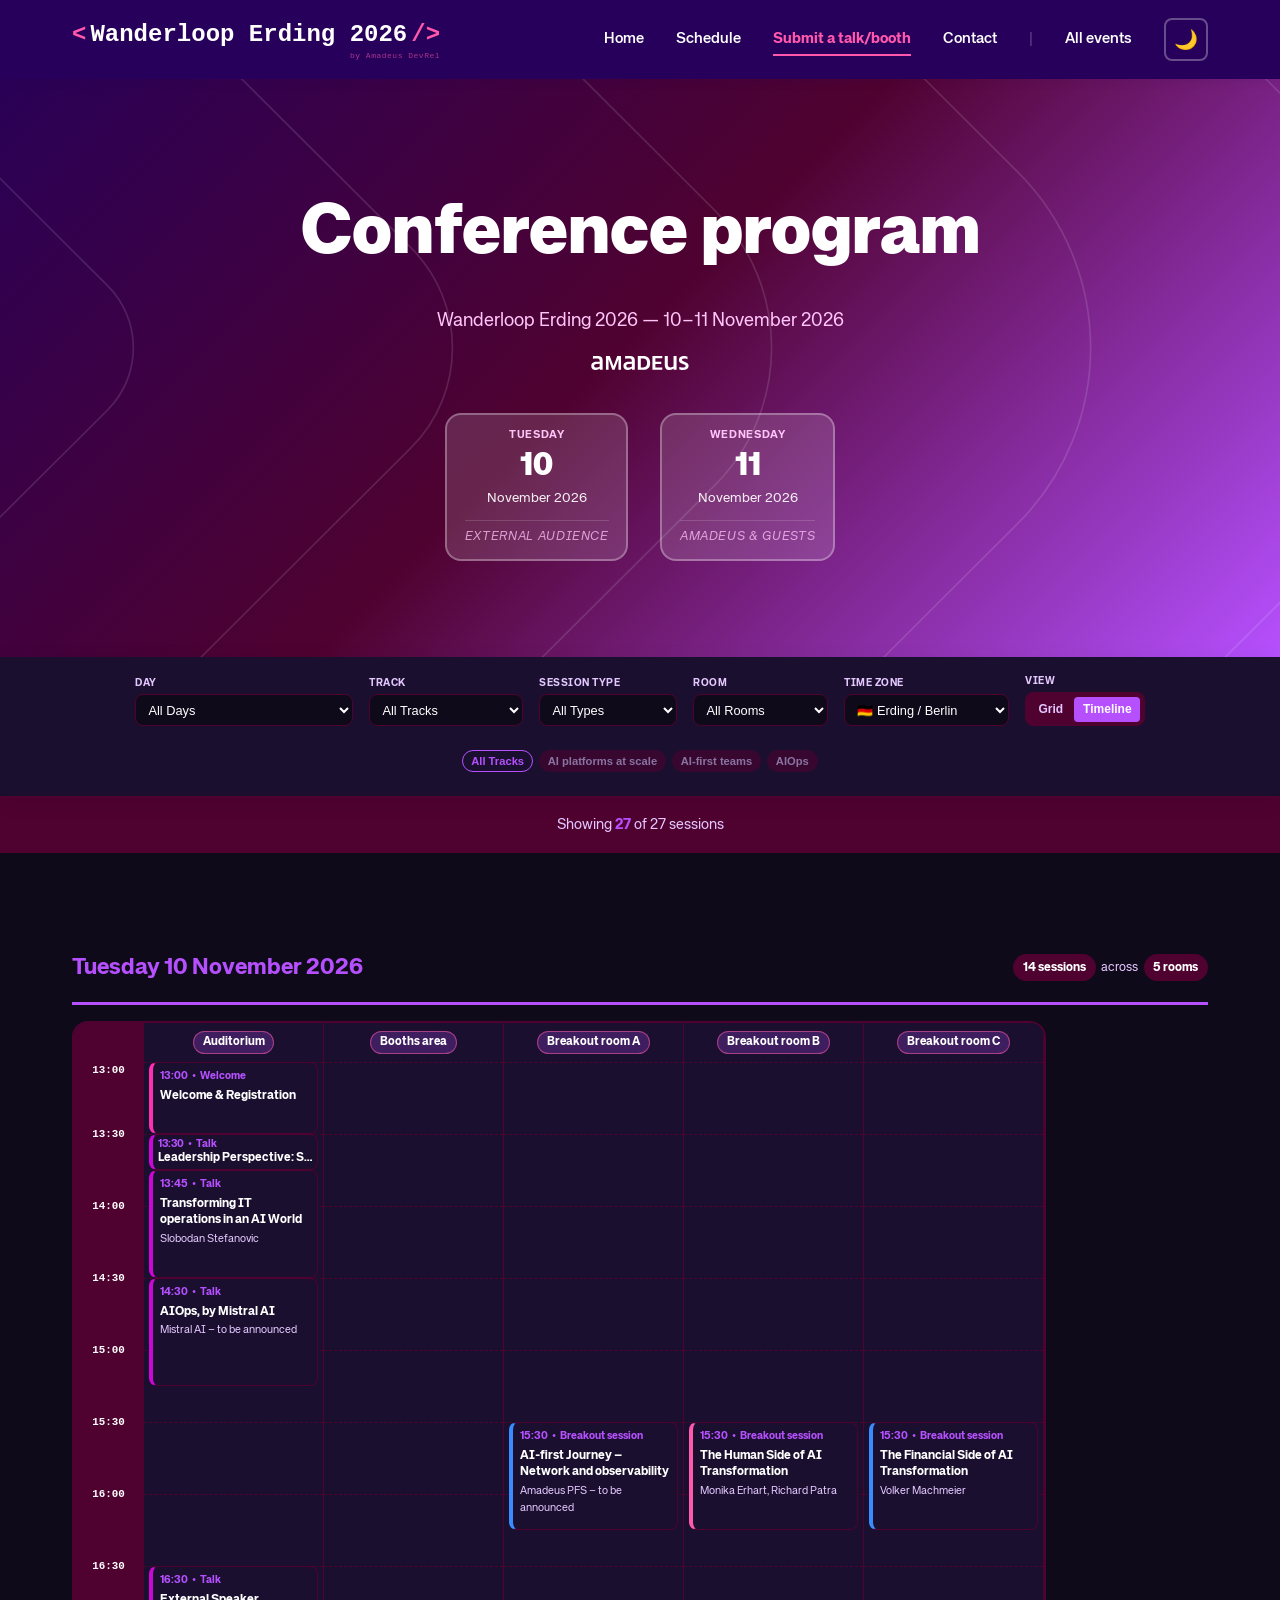
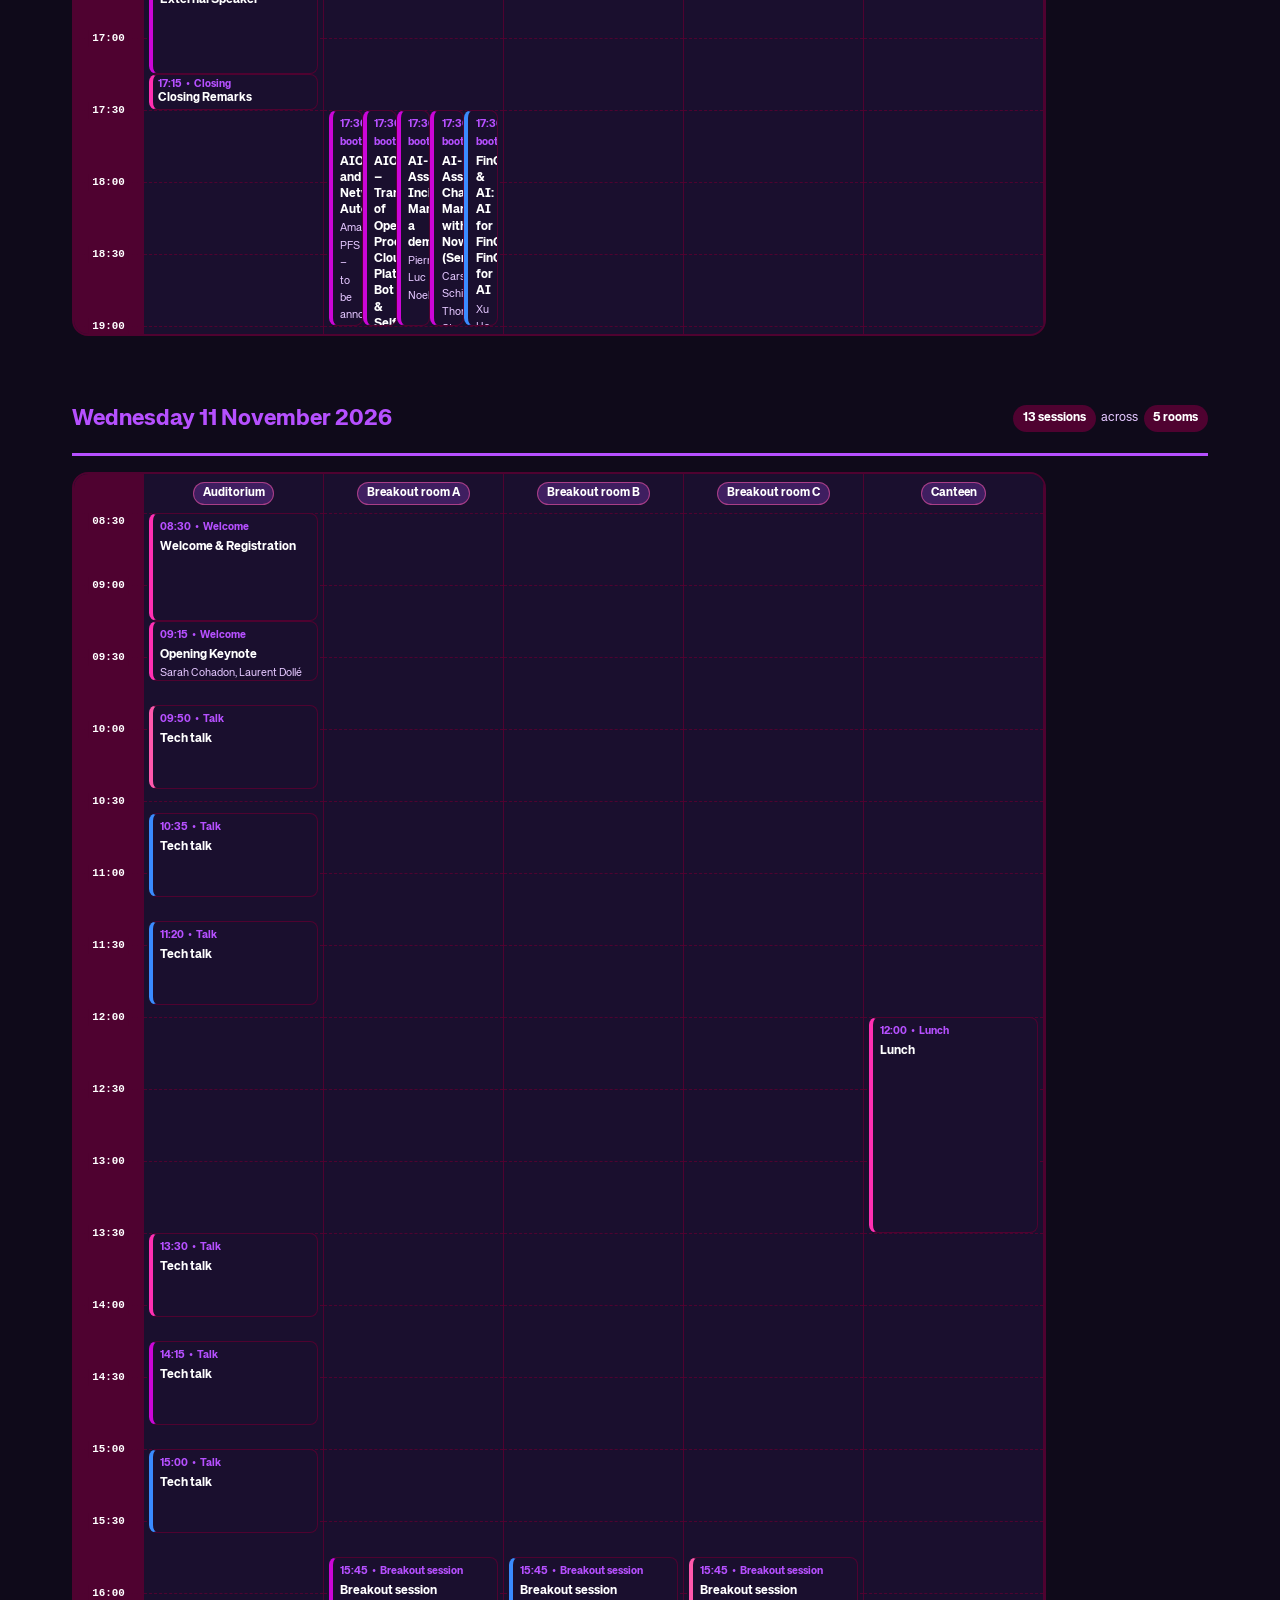
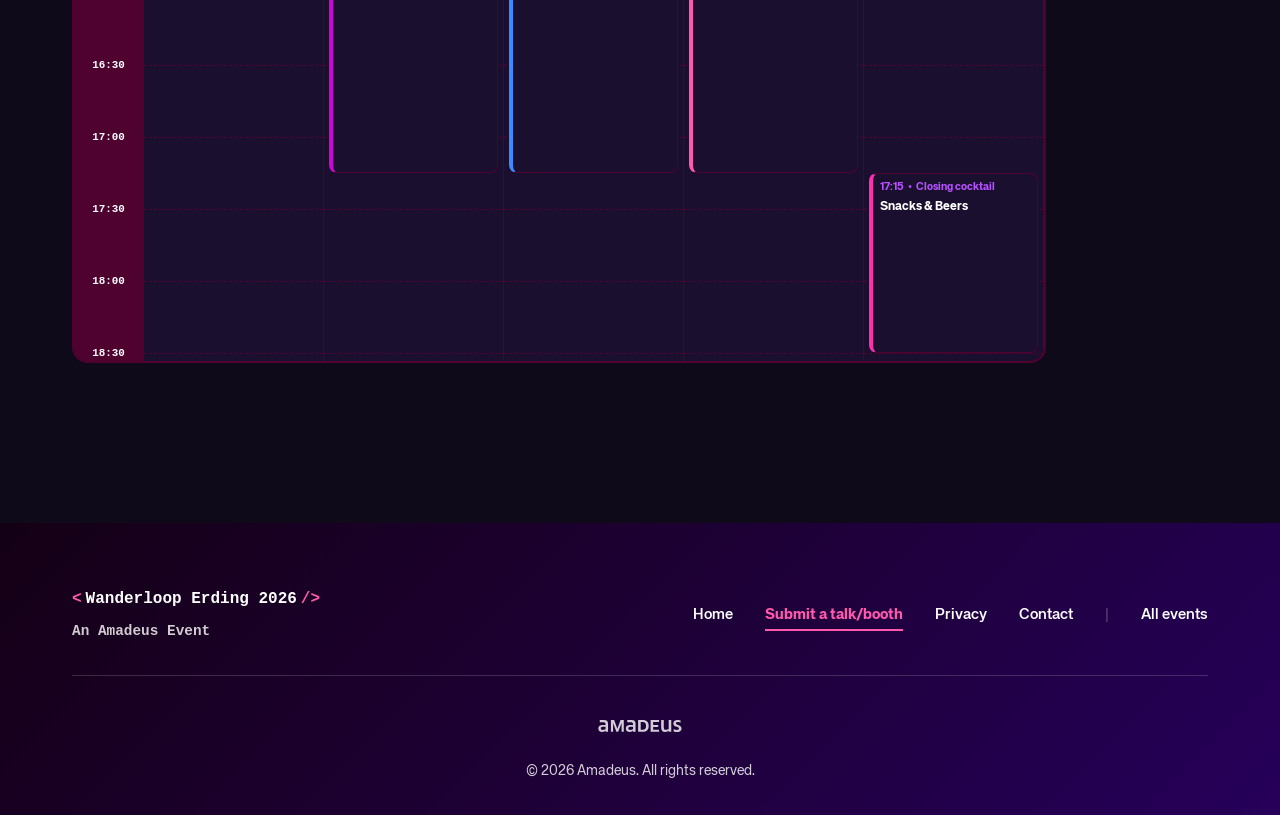
<file: wanderloop-erding-2026/program.html>
<!DOCTYPE html>
<html lang="en">
<head>
    <meta charset="UTF-8">
    <meta name="viewport" content="width=device-width, initial-scale=1.0">
    <title>Program | Wanderloop Erding 2026</title>
    <link rel="icon" href="data:image/svg+xml,<svg xmlns='http://www.w3.org/2000/svg' viewBox='0 0 100 100'><text y='.9em' font-size='90'>🎤</text></svg>">
    <link rel="stylesheet" href="../shared/styles-base.css">
    <link rel="stylesheet" href="styles.css">
    <style>
        .program-hero {
            background: linear-gradient(135deg, var(--primary) 0%, var(--dark-accent) 50%, var(--secondary) 100%);
            padding: calc(80px + var(--spacing-xl)) var(--spacing-md) var(--spacing-xl);
            text-align: center;
            position: relative;
            overflow: hidden;
        }
        .program-hero::after {
            content: '';
            position: absolute;
            top: 0;
            left: 0;
            right: 0;
            bottom: 0;
            background-image: url('../shared/backgrounds/amadeus-waves-white.svg');
            background-size: cover;
            background-position: center;
            background-repeat: no-repeat;
            opacity: 0.12;
            z-index: 0;
            pointer-events: none;
        }
        .program-hero .container { position: relative; z-index: 1; }
        .program-hero h1 {
            font-size: clamp(2.5rem, 6vw, 4.5rem);
            font-weight: 900;
            color: #ffffff;
            margin-bottom: var(--spacing-sm);
        }
        .program-hero .subtitle {
            font-size: 1.15rem;
            color: var(--highlight-light);
            margin-bottom: 0.55rem;
        }
        .program-hero .amadeus-logo-lockup {
            margin-top: -0.2rem;
            margin-bottom: 1.8rem;
        }
        .program-dates-wrapper {
            display: flex;
            flex-direction: row;
            align-items: center;
            justify-content: center;
            gap: var(--spacing-md);
            flex-wrap: wrap;
        }
        .program-dates-label {
            color: var(--highlight-light);
            font-size: 0.9rem;
            font-weight: 400;
            letter-spacing: 0.08em;
            text-transform: uppercase;
            white-space: nowrap;
            flex-shrink: 0;
        }
        .program-dates {
            display: flex;
            flex-wrap: wrap;
            gap: var(--spacing-md);
            justify-content: center;
        }
        .filters-section {
            background: var(--card-bg);
            border-bottom: 2px solid var(--border-color);
            position: sticky;
            top: calc(var(--filters-sticky-top, 60px) - 1px);
            z-index: 100;
            padding: var(--spacing-sm) 0;
            box-shadow: 0 4px 20px rgba(0, 0, 0, 0.08);
            transition: opacity 0.2s ease;
            overflow: hidden;
            isolation: isolate;
        }
        .filters-section::before {
            content: '';
            position: absolute;
            top: 0;
            left: 0;
            right: 0;
            height: 1px;
            background: var(--card-bg);
            z-index: 1;
            pointer-events: none;
        }
        .filters-section.filters-not-sticky {
            position: static;
            top: auto;
        }
        .filters-container {
            display: flex;
            flex-wrap: wrap;
            gap: var(--spacing-sm);
            align-items: flex-end;
            justify-content: center;
        }
        .filter-group {
            display: flex;
            flex-direction: column;
            gap: 0.15rem;
        }
        .filter-group.filter-group-hidden { display: none; }
        .filter-label {
            font-size: 0.65rem;
            text-transform: uppercase;
            letter-spacing: 0.5px;
            color: var(--text-secondary);
            font-weight: 600;
        }
        .filter-select {
            padding: 0.4rem 0.5rem;
            border: 1px solid var(--border-color);
            border-radius: var(--radius-md);
            background: var(--bg-color);
            color: var(--text-color);
            font-size: 0.8rem;
            min-width: 130px;
        }
        .filter-select:focus {
            border-color: var(--secondary);
            outline: none;
            box-shadow: 0 0 0 3px rgba(182, 80, 255, 0.2);
        }
        .view-toggle {
            display: inline-flex;
            gap: 0.15rem;
            background: var(--bg-light);
            padding: 0.2rem;
            border-radius: var(--radius-md);
            border: 1px solid var(--border-color);
            width: fit-content;
            max-width: 100%;
        }
        [data-theme="dark"] .view-toggle { background: var(--dark-accent); }
        .view-btn {
            border: none;
            background: transparent;
            color: var(--text-secondary);
            cursor: pointer;
            font-size: 0.75rem;
            font-weight: 600;
            padding: 0.35rem 0.55rem;
            border-radius: var(--radius-sm);
        }
        .view-btn.active {
            background: var(--secondary);
            color: white;
        }
        .track-filters {
            display: flex;
            flex-wrap: wrap;
            gap: 0.35rem;
            justify-content: center;
            margin-top: var(--spacing-sm);
            margin-bottom: var(--spacing-xs);
            padding-top: var(--spacing-xs);
            border-top: none;
        }
        .track-pill {
            padding: 0.25rem 0.5rem;
            border-radius: 999px;
            font-size: 0.7rem;
            font-weight: 600;
            cursor: pointer;
            border: 1px solid transparent;
            background: var(--bg-light);
            color: var(--text-secondary);
            opacity: 0.55;
        }
        .track-pill.active {
            opacity: 1;
            color: white;
        }
        [data-theme="dark"] .track-pill { background: var(--dark-accent); }
        .results-info {
            text-align: center;
            padding: var(--spacing-sm);
            color: var(--text-secondary);
            font-size: 0.9rem;
            background: var(--bg-light);
        }
        [data-theme="dark"] .results-info { background: var(--dark-accent); }
        .results-count { font-weight: 700; color: var(--secondary); }
        .clear-filters {
            background: none;
            border: none;
            color: var(--accent);
            text-decoration: underline;
            cursor: pointer;
            margin-left: 0.7rem;
            font-weight: 600;
        }
        .program-schedule {
            padding: var(--spacing-lg) 0 var(--spacing-xl);
            min-height: 55vh;
            scroll-margin-top: calc(80px + var(--spacing-md));
        }
        .schedule-day { margin-bottom: var(--spacing-lg); }
        .day-header {
            display: flex;
            align-items: center;
            justify-content: space-between;
            gap: var(--spacing-sm);
            margin: var(--spacing-md) 0 var(--spacing-sm);
            padding-bottom: var(--spacing-sm);
            border-bottom: 3px solid var(--secondary);
        }
        .day-header h2 { margin: 0; color: var(--primary); font-size: 1.45rem; }
        [data-theme="dark"] .day-header h2 { color: var(--secondary); }
        .session-count {
            font-size: 0.78rem;
            color: var(--text-secondary);
            background: var(--bg-light);
            border-radius: 999px;
            padding: 0.2rem 0.6rem;
            font-weight: 600;
        }
        [data-theme="dark"] .session-count {
            color: var(--text-primary);
            background: var(--dark-accent);
        }
        .session-count.session-count-split {
            display: inline-flex;
            align-items: center;
            gap: 0.35rem;
            background: transparent;
            padding: 0;
        }
        .session-count-chip {
            display: inline-flex;
            align-items: center;
            background: var(--bg-light);
            border-radius: 999px;
            padding: 0.2rem 0.6rem;
        }
        .session-count-connector {
            font-weight: 400;
            color: var(--text-secondary);
        }
        [data-theme="dark"] .session-count-chip {
            background: var(--dark-accent);
        }
        .sessions-grid {
            display: grid;
            grid-template-columns: repeat(auto-fill, minmax(320px, 1fr));
            gap: var(--spacing-md);
        }
        .session-card {
            background: var(--card-bg);
            border: 2px solid var(--border-color);
            border-radius: var(--radius-lg);
            overflow: hidden;
            position: relative;
            z-index: 1;
            transition: var(--transition);
        }
        .session-card:hover {
            z-index: 10;
            transform: translateY(-4px);
            box-shadow: 0 10px 30px var(--shadow);
            border-color: var(--accent);
            box-shadow: 0 0 0 1px rgba(255, 88, 172, 0.24), 0 0 10px rgba(255, 88, 172, 0.2), 0 0 18px rgba(255, 88, 172, 0.14), 0 10px 30px var(--shadow);
        }
        .session-track-bar { height: 6px; }
        .session-content { padding: var(--spacing-md); }
        .session-meta { display: flex; flex-wrap: wrap; gap: 0.35rem; margin-bottom: var(--spacing-xs); }
        .session-meta span {
            font-size: 0.72rem;
            border-radius: var(--radius-sm);
            padding: 0.2rem 0.45rem;
            font-weight: 600;
        }
        .session-time { background: var(--primary); color: white; font-family: var(--font-mono); font-weight: 700; }
        .session-type, .session-room { background: var(--bg-light); color: var(--text-secondary); }
        [data-theme="dark"] .session-type,
        [data-theme="dark"] .session-room { background: var(--dark-accent); }
        .session-title { margin: 0 0 0.35rem 0; font-size: 1rem; line-height: 1.35; }
        .session-speakers { margin: 0; color: var(--accent); font-size: 0.85rem; font-weight: 500; }
        .session-track {
            display: inline-block;
            margin-top: 0.45rem;
            color: white;
            font-size: 0.68rem;
            border-radius: var(--radius-sm);
            padding: 0.15rem 0.45rem;
            font-weight: 600;
        }
        .feedback-link {
            display: inline-flex;
            align-items: center;
            gap: 0.35rem;
            margin-top: 0.6rem;
            margin-left: 0.75rem;
            color: var(--secondary);
            font-size: 0.75rem;
            font-weight: 700;
            text-decoration: none;
        }
        .feedback-link:hover { color: var(--accent); }
        .feedback-link svg {
            width: 14px;
            height: 14px;
        }
        .timeline-wrapper {
            position: relative;
            border: 2px solid var(--border-color);
            border-radius: var(--radius-lg);
            overflow: hidden;
            background: var(--card-bg);
            width: fit-content;
            max-width: 100%;
        }
        .timeline-scroll {
            overflow-x: auto;
            overflow-y: hidden;
            max-width: 100%;
        }
        .timeline-scroll-cue {
            position: absolute;
            top: 0;
            right: 0;
            bottom: 0;
            width: 156px;
            display: flex;
            align-items: flex-start;
            justify-content: flex-end;
            padding-top: calc(2.35rem + (100% - 2.35rem) * 0.15);
            padding-right: 0.5rem;
            background: linear-gradient(90deg, rgba(255, 255, 255, 0) 0%, var(--card-bg) 68%);
            pointer-events: none;
            transition: opacity 0.2s ease;
            z-index: 25;
        }
        .timeline-scroll-cue.is-hidden {
            opacity: 0;
        }
        .timeline-scroll-cue-tag {
            display: inline-flex;
            align-items: center;
            gap: 0.35rem;
            padding: 0.34rem 0.82rem;
            border-radius: 999px;
            border: 2px solid var(--secondary);
            background: #26005a;
            color: var(--secondary);
            font-size: 0.98rem;
            font-weight: 500;
            letter-spacing: 0.01em;
            line-height: 1;
            white-space: nowrap;
            backdrop-filter: none;
            -webkit-backdrop-filter: none;
            pointer-events: auto;
            cursor: pointer;
            transform: translateX(0);
            transition: transform 0.24s ease;
        }
        .timeline-scroll-cue-arrow {
            font-size: 1.08rem;
            color: var(--secondary);
            transform: translateY(-1px);
            line-height: 1;
        }
        [data-theme="dark"] .timeline-scroll-cue {
            background: linear-gradient(90deg, rgba(13, 13, 25, 0) 0%, var(--card-bg) 68%);
        }
        [data-theme="dark"] .timeline-scroll-cue-tag {
            border-color: var(--secondary);
            background: #1b003f;
            color: var(--secondary);
        }
        .timeline-inner {
            min-width: 760px;
            width: max-content;
        }
        .timeline-head {
            display: grid;
            grid-template-columns: 70px repeat(var(--room-count), minmax(180px, 1fr));
            background: var(--card-bg);
        }
        .timeline-head div {
            font-size: 0.75rem;
            font-weight: 700;
            text-align: center;
            padding: 0.5rem 0.35rem;
            border-right: 1px solid var(--border-color);
        }
        .timeline-room-chip {
            display: inline-block;
            padding: 0.2rem 0.55rem;
            border-radius: 999px;
            border: 1px solid rgba(255, 88, 172, 0.35);
            background: color-mix(in srgb, var(--secondary) 14%, transparent);
            color: var(--text-primary);
            line-height: 1.2;
            white-space: nowrap;
        }
        [data-theme="dark"] .timeline-room-chip {
            border-color: rgba(255, 88, 172, 0.55);
            background: color-mix(in srgb, var(--secondary) 24%, transparent);
        }
        .timeline-head div:first-child {
            background: var(--bg-light);
            border-right: 1px solid var(--border-color);
            color: var(--text-secondary);
        }
        .timeline-body {
            display: grid;
            grid-template-columns: 70px repeat(var(--room-count), minmax(180px, 1fr));
            position: relative;
            min-height: 420px;
        }
        .timeline-time-col {
            position: relative;
            background: var(--bg-light);
            border-right: 1px solid var(--border-color);
        }
        .timeline-room-col {
            position: relative;
            border-right: 1px solid var(--border-color);
        }
        .timeline-grid-line {
            position: absolute;
            left: 0;
            right: 0;
            border-top: 1px dashed var(--border-color);
        }
        .timeline-time-label {
            position: absolute;
            left: 50%;
            transform: translateX(-50%);
            font-size: 0.68rem;
            font-family: var(--font-mono);
            font-weight: 700;
            color: var(--text-secondary);
            background: var(--bg-light);
            padding: 0 0.25rem;
        }
        [data-theme="dark"] .timeline-head div:first-child,
        [data-theme="dark"] .timeline-time-col,
        [data-theme="dark"] .timeline-time-label {
            background: var(--dark-accent);
            color: var(--text-primary);
        }
        .timeline-session {
            position: absolute;
            left: calc(0.3rem + (var(--lane-index, 0) * (100% - 0.6rem)) / var(--lane-count, 1));
            width: calc((100% - 0.6rem) / var(--lane-count, 1));
            right: auto;
            box-sizing: border-box;
            border-radius: var(--radius-md);
            border: 1px solid var(--border-color);
            border-left: 4px solid var(--secondary);
            background: var(--card-bg);
            padding: 0.35rem 0.45rem;
            overflow: hidden;
            z-index: 1;
        }
        .timeline-session.compact {
            padding: 0.2rem 0.3rem;
        }
        .timeline-session:hover {
            left: 0.3rem;
            width: calc(100% - 0.6rem);
            z-index: 20;
            border-color: rgba(255, 88, 172, 0.65);
            box-shadow: 0 0 0 1px rgba(255, 88, 172, 0.24), 0 0 8px rgba(255, 88, 172, 0.18), 0 0 16px rgba(255, 88, 172, 0.12);
        }
        .timeline-session.can-expand:hover {
            height: max-content !important;
            overflow: visible;
        }
        .timeline-session-time {
            font-size: 0.68rem;
            color: var(--secondary);
            font-weight: 700;
            margin-bottom: 0.15rem;
        }
        .timeline-session-time.compact {
            font-size: 0.67rem;
            line-height: 1.12;
            margin-bottom: 0.08rem;
            white-space: nowrap;
            overflow: hidden;
            text-overflow: ellipsis;
        }
        .timeline-session-title { font-size: 0.78rem; font-weight: 700; line-height: 1.3; }
        .timeline-session-title.compact {
            font-size: 0.76rem;
            line-height: 1.2;
            white-space: nowrap;
            overflow: hidden;
            text-overflow: ellipsis;
        }
        .timeline-session-speaker { font-size: 0.68rem; color: var(--text-secondary); margin-top: 0.12rem; }
        .timeline-session-feedback {
            margin-top: 0.25rem;
            font-size: 0.68rem;
            font-weight: 700;
            color: var(--accent);
            text-decoration: none;
            display: inline-flex;
            align-items: center;
            gap: 0.2rem;
        }
        .timeline-session-feedback svg {
            width: 12px;
            height: 12px;
        }
        .session-modal-overlay {
            position: fixed;
            inset: 0;
            z-index: 1200;
            background: rgba(16, 7, 24, 0.55);
            backdrop-filter: blur(7px);
            -webkit-backdrop-filter: blur(7px);
            display: flex;
            align-items: center;
            justify-content: center;
            padding: 1rem;
            opacity: 0;
            visibility: hidden;
            transition: none;
        }
        .session-modal-overlay.active {
            opacity: 1;
            visibility: visible;
        }
        .session-modal {
            background: var(--card-bg);
            border-radius: var(--radius-lg);
            border: 1px solid rgba(255, 88, 172, 0.55);
            max-width: 720px;
            width: 100%;
            max-height: 85vh;
            display: flex;
            flex-direction: column;
            box-shadow: 0 25px 50px -12px rgba(0, 0, 0, 0.4), 0 0 0 1px rgba(255, 88, 172, 0.22), 0 0 12px rgba(255, 88, 172, 0.26), 0 0 28px rgba(255, 88, 172, 0.2);
            transform: scale(0.96) translateY(16px);
            transition: transform 0.2s;
            animation: modalNeonPulse 1.8s ease-in-out infinite alternate;
        }
        @keyframes modalNeonPulse {
            from {
                box-shadow: 0 25px 50px -12px rgba(0, 0, 0, 0.4), 0 0 0 1px rgba(255, 88, 172, 0.18), 0 0 10px rgba(255, 88, 172, 0.2), 0 0 18px rgba(255, 88, 172, 0.14);
            }
            to {
                box-shadow: 0 25px 50px -12px rgba(0, 0, 0, 0.44), 0 0 0 1px rgba(255, 88, 172, 0.34), 0 0 16px rgba(255, 88, 172, 0.34), 0 0 36px rgba(255, 88, 172, 0.28);
            }
        }
        .session-modal-overlay.active .session-modal {
            transform: scale(1) translateY(0);
        }
        .session-modal-header {
            padding: 1.5rem;
            border-bottom: 1px solid var(--border-color);
            position: relative;
        }
        .session-modal-close {
            position: absolute;
            top: 1rem;
            right: 1rem;
            width: 36px;
            height: 36px;
            border-radius: 50%;
            border: none;
            background: var(--bg-light);
            color: var(--text-secondary);
            cursor: pointer;
            display: inline-flex;
            align-items: center;
            justify-content: center;
        }
        .session-modal-close:hover {
            background: var(--secondary);
            color: #fff;
        }
        .session-modal-track {
            display: inline-block;
            padding: 0.25rem 0.75rem;
            border-radius: var(--radius-sm);
            font-size: 0.75rem;
            font-weight: 700;
            color: #fff;
            margin-bottom: 0.75rem;
        }
        .session-modal-title {
            margin: 0 0 0.5rem 0;
            font-size: 1.45rem;
            line-height: 1.3;
            padding-right: 2rem;
        }
        .session-modal-meta {
            display: flex;
            flex-wrap: wrap;
            gap: 0.75rem;
            font-size: 0.86rem;
            color: var(--text-secondary);
        }
        .session-modal-body {
            padding: 1.4rem;
            overflow-y: auto;
            flex: 1;
        }
        .session-modal-speakers {
            display: flex;
            flex-wrap: wrap;
            gap: 0.65rem;
            margin-bottom: 1rem;
        }
        .session-modal-speaker {
            padding: 0.45rem 0.8rem;
            border-radius: var(--radius-md);
            background: var(--bg-light);
            color: var(--accent);
            font-weight: 600;
        }
        .session-modal-description {
            color: var(--text-color);
            line-height: 1.65;
            font-size: 0.95rem;
        }
        .session-modal-footer {
            padding: 1rem 1.4rem;
            border-top: 1px solid var(--border-color);
            display: flex;
            flex-wrap: wrap;
            gap: 0.6rem;
            align-items: center;
        }
        .session-modal-btn {
            display: inline-flex;
            align-items: center;
            gap: 0.45rem;
            padding: 0.7rem 1.1rem;
            border-radius: var(--radius-md);
            text-decoration: none;
            font-weight: 700;
            font-size: 0.86rem;
            border: none;
            cursor: pointer;
        }
        .session-modal-btn-primary {
            background: linear-gradient(135deg, var(--secondary), var(--accent));
            color: #fff;
        }
        .session-modal-btn-secondary {
            background: var(--bg-light);
            color: var(--text-color);
        }
        [data-theme="dark"] .session-modal-close,
        [data-theme="dark"] .session-modal-speaker,
        [data-theme="dark"] .session-modal-btn-secondary {
            background: var(--dark-accent);
        }
        .no-results {
            text-align: center;
            padding: var(--spacing-xl);
            color: var(--text-secondary);
        }
        .no-results h3 { margin-bottom: var(--spacing-sm); color: var(--text-color); }
        @media (max-width: 900px) {
            .filters-container { justify-content: flex-start; }
            .sessions-grid { grid-template-columns: 1fr; }
        }
        @media (max-width: 700px) {
            .date-card { flex: 1 1 45%; min-width: 120px; }
            .filter-group { width: 100%; }
            .filter-select { width: 100%; min-width: 100%; }
        }
    </style>
</head>
<body>
    <nav class="navbar">
        <div class="container">
            <a href="index.html" class="nav-brand">
                <div class="nav-logo-line">
                    <span class="logo-bracket">&lt;</span><span class="logo-text">Wanderloop Erding 2026</span><span class="logo-bracket">/&gt;</span>
                </div>
                <div class="nav-byline">by Amadeus DevRel</div>
            </a>
            <div class="nav-links">
                <a id="program-home-nav" href="index.html">Home</a>
                <a href="#schedule">Schedule</a>
                <a id="program-cfp-nav-link" class="cfp-link always-underline" href="#" target="_blank" rel="noopener noreferrer" style="display:none;">Submit a talk/booth</a>
                <a id="program-register-nav-link" class="cfp-link always-underline" href="#" target="_blank" rel="noopener noreferrer" style="display:none;">Register</a>
                <a href="mailto:devrel@amadeus.com">Contact</a>
                <span class="nav-separator">|</span>
                <a href="../index.html">All events</a>
                <button id="theme-toggle" class="theme-toggle" aria-label="Toggle dark mode">
                    <span class="icon-sun">☀️</span>
                    <span class="icon-moon">🌙</span>
                </button>
            </div>
            <button class="mobile-menu-toggle" id="mobile-menu-toggle">
                <span></span>
                <span></span>
                <span></span>
            </button>
        </div>
    </nav>

    <header class="program-hero">
        <div class="container">
            <h1>Conference program</h1>
            <p class="subtitle" id="program-subtitle">Wanderloop Erding 2026</p>
            <div class="amadeus-logo-lockup on-dark" aria-label="Amadeus brand">
                <img src="../shared/logos/amadeus-wordmark-dark.svg" alt="Amadeus" class="amadeus-logo amadeus-logo-light" loading="lazy" decoding="async">
                <img src="../shared/logos/amadeus-wordmark-white.svg" alt="Amadeus" class="amadeus-logo amadeus-logo-dark" loading="lazy" decoding="async">
            </div>
            <div class="program-dates-wrapper">
                <div class="program-dates" id="program-dates"></div>
            </div>
        </div>
    </header>

    <section class="filters-section">
        <div class="container">
            <div class="filters-container">
                <div class="filter-group">
                    <label class="filter-label" for="day-filter">Day</label>
                    <select id="day-filter" class="filter-select"><option value="">All Days</option></select>
                </div>
                <div class="filter-group">
                    <label class="filter-label" for="track-filter">Track</label>
                    <select id="track-filter" class="filter-select"><option value="">All Tracks</option></select>
                </div>
                <div class="filter-group">
                    <label class="filter-label" for="type-filter">Session Type</label>
                    <select id="type-filter" class="filter-select"><option value="">All Types</option></select>
                </div>
                <div class="filter-group">
                    <label class="filter-label" for="room-filter">Room</label>
                    <select id="room-filter" class="filter-select"><option value="">All Rooms</option></select>
                </div>
                <div class="filter-group">
                    <label class="filter-label" for="timezone-filter">Time Zone</label>
                    <select id="timezone-filter" class="filter-select"></select>
                </div>
                <div class="filter-group">
                    <label class="filter-label">View</label>
                    <div class="view-toggle">
                        <button class="view-btn" data-view="grid">Grid</button>
                        <button class="view-btn active" data-view="timeline">Timeline</button>
                    </div>
                </div>
            </div>
            <div class="track-filters" id="track-filters"></div>
        </div>
    </section>

    <div class="results-info"><span id="results-text">Loading sessions...</span></div>

    <section id="schedule" class="program-schedule">
        <div class="container" id="schedule-container">
            <div class="no-results"><h3>Loading program</h3><p>Fetching sessions data...</p></div>
        </div>
    </section>

    <footer class="footer">
        <div class="container">
            <div class="footer-content">
                <div class="footer-brand">
                    <span class="logo-bracket">&lt;</span><span class="logo-text">Wanderloop Erding 2026</span><span class="logo-bracket">/&gt;</span>
                    <p class="footer-tagline">An Amadeus Event</p>
                </div>
                <div class="footer-links">
                    <a id="program-home-footer" href="index.html">Home</a>
                    <a id="program-cfp-footer-link" class="cfp-link" href="#" target="_blank" rel="noopener noreferrer" style="display:none;">Submit a talk/booth</a>
                    <a id="program-register-footer-link" class="cfp-link" href="#" target="_blank" rel="noopener noreferrer" style="display:none;">Register</a>
                    <a href="privacy.html">Privacy</a>
                    <a href="mailto:devrel@amadeus.com">Contact</a>
                    <span class="nav-separator">|</span>
                    <a href="../index.html">All events</a>
                </div>
            </div>
            <div class="footer-bottom">
                <img src="../shared/logos/amadeus-wordmark-white.svg" alt="Amadeus" class="footer-wordmark">
                <p>&copy; 2026 Amadeus. All rights reserved.</p>
            </div>
        </div>
    </footer>

    <script src="../shared/script-base.js"></script>
    <script>
    (function() {
        'use strict';

        const TRACK_COLORS = {"AIOps": "#CC06D7", "AI platforms": "#3A8BFF", "AI-first teams": "#FF58AC"};
        const OPENFEEDBACK_BASE = "".trim();
        const CONTACT_EMAIL = "devrel@amadeus.com";
        const TIMEZONE_OPTIONS = [
            ['Australia/Sydney', '🇦🇺 Sydney'],
            ['Asia/Kolkata', '🇮🇳 Bengaluru'],
            ['Europe/Istanbul', '🇹🇷 Istanbul'],
            ['Europe/Paris', '🇫🇷 Nice / Paris'],
            ['Europe/Berlin', '🇩🇪 Erding / Berlin'],
            ['Europe/Madrid', '🇪🇸 Madrid / Barcelona'],
            ['Europe/Brussels', '🇧🇪 Antwerp'],
            ['Europe/London', '🇬🇧 London'],
            ['UTC', '🌐 UTC / GMT'],
            ['America/Chicago', '🇺🇸 Dallas'],
            ['America/Bogota', '🇨🇴 Bogotá'],
            ['America/Denver', '🇺🇸 Salt Lake City']
        ];

        // Timezone(s) of the event's own site(s). A single-site event always
        // defaults to its own timezone; a multi-site event defaults to whichever
        // known timezone is closest to the visitor.
        const SITE_TIMEZONES = ['Europe/Berlin'];

        function getUtcOffsetMinutes(tz, date) {
            const part = new Intl.DateTimeFormat('en-US', { timeZone: tz, timeZoneName: 'shortOffset' })
                .formatToParts(date).find(p => p.type === 'timeZoneName');
            const match = part && part.value.match(/GMT([+-]\d+)(?::(\d+))?/);
            if (!match) return 0;
            const sign = match[1].startsWith('-') ? -1 : 1;
            return parseInt(match[1], 10) * 60 + sign * parseInt(match[2] || '0', 10);
        }

        function pickDefaultTimezone() {
            if (SITE_TIMEZONES.length === 1) return SITE_TIMEZONES[0];
            const candidates = SITE_TIMEZONES.length ? SITE_TIMEZONES : TIMEZONE_OPTIONS.map(([tz]) => tz);
            const visitorTz = Intl.DateTimeFormat().resolvedOptions().timeZone || 'UTC';
            if (candidates.includes(visitorTz)) return visitorTz;
            const now = new Date();
            const visitorOffset = getUtcOffsetMinutes(visitorTz, now);
            return candidates.reduce((closest, tz) =>
                Math.abs(getUtcOffsetMinutes(tz, now) - visitorOffset) < Math.abs(getUtcOffsetMinutes(closest, now) - visitorOffset) ? tz : closest,
                candidates[0]);
        }

        function updateProgramPageCfpLink(eventConfig) {
            const dateFilter = window.currentDateFilter;
            const showCfp = eventConfig.showCfp !== false;
            const cfpHref = eventConfig.cfpUrl || '#';
            
            const navLink = document.getElementById('program-cfp-nav-link');
            const footerLink = document.getElementById('program-cfp-footer-link');
            
            // Hide CFP link for Nov 10, show for Nov 11 and full event (if showCfp enabled)
            if (dateFilter === '2026-11-10') {
                // Hide on Nov 10
                if (navLink) navLink.style.display = 'none';
                if (footerLink) footerLink.style.display = 'none';
            } else if (showCfp) {
                // Show on Nov 11 and full event
                if (navLink) {
                    navLink.href = cfpHref;
                    navLink.style.display = 'inline-block';
                }
                if (footerLink) {
                    footerLink.href = cfpHref;
                    footerLink.style.display = 'inline';
                }
            } else {
                // Hide if showCfp is false
                if (navLink) navLink.style.display = 'none';
                if (footerLink) footerLink.style.display = 'none';
            }
        }

        function updateHomeLinks() {
            const dateFilter = window.currentDateFilter;
            const params = new URLSearchParams(window.location.search);
            const hasSimpleView = [...params.keys()].some(k => k.toLowerCase() === 'simpleview');
            const homeNavLink = document.getElementById('program-home-nav');
            const homeFooterLink = document.getElementById('program-home-footer');
            
            let homeUrl = 'index.html';
            
            // Add date parameter if valid
            if (dateFilter && (dateFilter === '2026-11-10' || dateFilter === '2026-11-11')) {
                homeUrl += `?date=${dateFilter}`;
            }
            
            // Add simpleView parameter if present
            if (hasSimpleView) {
                homeUrl += (homeUrl.includes('?') ? '&' : '?') + 'simpleView';
            }
            
            if (homeNavLink) homeNavLink.href = homeUrl;
            if (homeFooterLink) homeFooterLink.href = homeUrl;
        }

        function isSimpleViewEnabled() {
            const params = new URLSearchParams(window.location.search);
            return [...params.keys()].some(k => k.toLowerCase() === 'simpleview');
        }

        const activeFilters = { day: '', track: '', type: '', room: '' };
        const isSimpleView = isSimpleViewEnabled();
        let currentView = window.matchMedia('(max-width: 700px) and (orientation: portrait)').matches ? 'grid' : 'timeline';
        document.querySelectorAll('.view-btn').forEach(b => b.classList.toggle('active', b.dataset.view === currentView));
        let timezone = pickDefaultTimezone();
        let allSessions = [];
        let showFeedback = false;
        let eventConfigCache = null;

        const FLASHY_TRACK_PALETTE = ['#B650FF', '#3A8BFF', '#CC06D7', '#FF58AC'];
        const trackColorCache = {};

        function hexToRgb(hex) {
            const clean = String(hex || '').replace('#', '').trim();
            if (!/^[0-9a-fA-F]{6}$/.test(clean)) return null;
            return {
                r: parseInt(clean.slice(0, 2), 16),
                g: parseInt(clean.slice(2, 4), 16),
                b: parseInt(clean.slice(4, 6), 16)
            };
        }

        function channelToLinear(channel) {
            const s = channel / 255;
            return s <= 0.03928 ? s / 12.92 : Math.pow((s + 0.055) / 1.055, 2.4);
        }

        function contrastWithWhite(rgb) {
            const luminance = (0.2126 * channelToLinear(rgb.r)) + (0.7152 * channelToLinear(rgb.g)) + (0.0722 * channelToLinear(rgb.b));
            return 1.05 / (luminance + 0.05);
        }

        function darkenRgb(rgb, factor) {
            return {
                r: Math.max(0, Math.min(255, Math.round(rgb.r * factor))),
                g: Math.max(0, Math.min(255, Math.round(rgb.g * factor))),
                b: Math.max(0, Math.min(255, Math.round(rgb.b * factor)))
            };
        }

        function rgbToHex(rgb) {
            const toHex = (v) => v.toString(16).padStart(2, '0');
            return `#${toHex(rgb.r)}${toHex(rgb.g)}${toHex(rgb.b)}`;
        }

        function ensureWhiteTextContrast(hex, minContrast = 4.5) {
            const rgb = hexToRgb(hex);
            if (!rgb) return '#ff2fb2';
            let adjusted = rgb;
            let attempts = 0;
            while (contrastWithWhite(adjusted) < minContrast && attempts < 12) {
                adjusted = darkenRgb(adjusted, 0.88);
                attempts += 1;
            }
            return rgbToHex(adjusted);
        }

        function hashTrackName(name) {
            let hash = 0;
            for (let i = 0; i < name.length; i += 1) {
                hash = ((hash << 5) - hash) + name.charCodeAt(i);
                hash |= 0;
            }
            return Math.abs(hash);
        }

        function getTrackColor(name) {
            if (!name) return '#ff2fb2';
            if (!trackColorCache[name]) {
                const explicitColor = TRACK_COLORS[name];
                if (explicitColor) {
                    trackColorCache[name] = explicitColor;
                } else {
                    const index = hashTrackName(name) % FLASHY_TRACK_PALETTE.length;
                    trackColorCache[name] = FLASHY_TRACK_PALETTE[index];
                }
            }
            return trackColorCache[name];
        }

        function getTrack(session) {
            if (typeof session.Track === 'object' && session.Track) return session.Track.en || '';
            return session.Track || '';
        }

        function getType(session) {
            const value = session['Session type'];
            if (typeof value === 'object' && value) return value.en || '';
            return value || '';
        }

        function getRoom(session) {
            if (typeof session.Room === 'object' && session.Room) return session.Room.en || '';
            return session.Room || '';
        }

        function normalizeSession(session) {
            const start = session.Start ? new Date(session.Start) : null;
            const end = session.End ? new Date(session.End) : null;
            if (!start || Number.isNaN(start.getTime())) return null;
            const durationMins = end && !Number.isNaN(end.getTime()) ? Math.max(15, Math.round((end - start) / 60000)) : 45;
            return {
                id: session.ID || session.id || Math.random().toString(36).slice(2),
                title: session['Proposal title'] || session.title || 'Untitled',
                speakersList: (session['Speaker names'] || []).filter(Boolean),
                speakers: (session['Speaker names'] || []).join(', '),
                track: getTrack(session),
                type: getType(session),
                room: getRoom(session),
                description: session.Description || session.description || '',
                start,
                durationMins,
                dayKey: start.toISOString().slice(0, 10)
            };
        }

        function getFeedbackUrl(session) {
            if (OPENFEEDBACK_BASE) {
                const base = OPENFEEDBACK_BASE.replace(/\/$/, '');
                return `${base}/${session.dayKey}/${session.id}`;
            }
            return `mailto:${CONTACT_EMAIL}?subject=${encodeURIComponent(`Feedback for ${session.title}`)}`;
        }

        function renderFeedbackLink(session, className, label, title = '') {
            if (!showFeedback) return '';
            const titleAttr = title ? ` title="${title}"` : '';
            return `<a href="${getFeedbackUrl(session)}" target="_blank" rel="noopener" class="${className}"${titleAttr}><svg xmlns="http://www.w3.org/2000/svg" viewBox="0 0 24 24" fill="none" stroke="currentColor" stroke-width="2"><path d="M21 15a2 2 0 0 1-2 2H7l-4 4V5a2 2 0 0 1 2-2h14a2 2 0 0 1 2 2z"/></svg>${label}</a>`;
        }

        function toDayLabel(dayKey) {
            return new Date(dayKey + 'T00:00:00').toLocaleDateString('en-GB', { weekday: 'long', day: 'numeric', month: 'long', year: 'numeric' });
        }

        function formatClock(date) {
            return date.toLocaleTimeString('en-GB', { hour: '2-digit', minute: '2-digit', hour12: false, timeZone: timezone });
        }

        function pluralize(count, singular, plural) {
            return `${count} ${count === 1 ? singular : (plural || singular + 's')}`;
        }

        const DATE_CONTEXT = {
            '2026-11-10': 'External audience',
            '2026-11-11': 'AMADEUS & GUESTS'
        };

        const DATE_LABELS = {
            '2026-11-10': '10 November 2026',
            '2026-11-11': '11 November 2026'
        };

        function updateProgramSubtitle() {
            const dateFilter = window.currentDateFilter;
            const subtitleEl = document.getElementById('program-subtitle');
            if (!subtitleEl) return;
            const dateLabel = (dateFilter && DATE_LABELS[dateFilter]) || '10–11 November 2026';
            subtitleEl.textContent = `Wanderloop Erding 2026 — ${dateLabel}`;
        }

        function createDateCards(days) {
            const container = document.getElementById('program-dates');
            const currentDate = window.currentDateFilter;
            container.innerHTML = days.map(dayKey => {
                const d = new Date(dayKey + 'T00:00:00');
                const isActive = currentDate === dayKey ? ' date-card-active' : '';
                const context = DATE_CONTEXT[dayKey] || '';
                const contextHtml = context ? `<div class="card-context">${context}</div>` : '';
                return `<a href="program.html?date=${dayKey}" class="date-card${isActive}"><div class="day-name">${d.toLocaleDateString('en-GB', { weekday: 'long' })}</div><div class="day-number">${d.getDate()}</div><div class="month">${d.toLocaleDateString('en-GB', { month: 'long', year: 'numeric' })}</div>${contextHtml}</a>`;
            }).join('');
        }

        function setSelectOptions(id, values) {
            const select = document.getElementById(id);
            const first = select.options[0].outerHTML;
            select.innerHTML = first + values.map(v => `<option value="${v}">${v}</option>`).join('');
        }

        function setupTimezoneFilter() {
            const select = document.getElementById('timezone-filter');
            select.innerHTML = TIMEZONE_OPTIONS.map(([value, label]) => `<option value="${value}" ${value === timezone ? 'selected' : ''}>${label}</option>`).join('');
            select.addEventListener('change', () => {
                timezone = select.value;
                renderSessions();
            });
        }

        function getFilteredSessions() {
            return allSessions
                .filter(s => !activeFilters.day || s.dayKey === activeFilters.day)
                .filter(s => !activeFilters.track || s.track === activeFilters.track)
                .filter(s => !activeFilters.type || s.type === activeFilters.type)
                .filter(s => !activeFilters.room || s.room === activeFilters.room)
                .sort((a, b) => a.start - b.start);
        }

        function renderTrackPills(tracks) {
            const el = document.getElementById('track-filters');
            const allActive = activeFilters.track === '';
            const allPill = `<button class="track-pill ${allActive ? 'active' : ''}" data-track="" style="${allActive ? 'background: transparent; border-color: var(--secondary); color: var(--secondary); opacity: 1;' : ''}">All Tracks</button>`;
            const pills = tracks.map(track => {
                const active = activeFilters.track === track;
                const color = getTrackColor(track);
                return `<button class="track-pill ${active ? 'active' : ''}" data-track="${track}" style="${active ? `background: ${color}; opacity: 1;` : ''}">${track}</button>`;
            }).join('');
            el.innerHTML = allPill + pills;
            el.querySelectorAll('.track-pill').forEach(btn => {
                btn.addEventListener('click', () => {
                    activeFilters.track = btn.dataset.track || '';
                    document.getElementById('track-filter').value = activeFilters.track;
                    renderTrackPills(tracks);
                    renderSessions();
                });
            });
        }

        function renderGridDay(dayLabel, sessions) {
            return `<div class="schedule-day"><div class="day-header"><h2>${dayLabel}</h2><span class="session-count">${pluralize(sessions.length, 'session')}</span></div><div class="sessions-grid">${sessions.map(s => `<article class="session-card" data-session-code="${s.id}"><div class="session-track-bar" style="background: ${getTrackColor(s.track)}"></div><div class="session-content"><div class="session-meta"><span class="session-time">${formatClock(s.start)}</span>${s.type ? `<span class="session-type">${s.type}</span>` : ''}${s.room ? `<span class="session-room">${s.room}</span>` : ''}</div><h3 class="session-title">${s.title}</h3>${s.speakers ? `<p class="session-speakers">${s.speakers}</p>` : ''}${s.track ? `<span class="session-track" style="background:${getTrackColor(s.track)}">${s.track}</span>` : ''}${renderFeedbackLink(s, 'feedback-link', 'Give Feedback')}</div></article>`).join('')}</div></div>`;
        }

        function computeOverlapLanes(roomSessions) {
            const sorted = roomSessions
                .map(s => ({
                    session: s,
                    start: (s.start.getHours() * 60) + s.start.getMinutes(),
                    end: (s.start.getHours() * 60) + s.start.getMinutes() + s.durationMins
                }))
                .sort((a, b) => (a.start - b.start) || (a.end - b.end) || String(a.session.id).localeCompare(String(b.session.id)));

            const layout = new Map();
            let active = [];
            let freeLanes = [];
            let nextLane = 0;
            let group = [];
            let groupEnd = -Infinity;
            let groupMaxLane = 0;

            const flushGroup = () => {
                if (!group.length) return;
                const laneCount = groupMaxLane + 1;
                group.forEach(entry => {
                    layout.set(entry.session.id, { lane: entry.lane, laneCount });
                });
                group = [];
            };

            sorted.forEach(item => {
                if (group.length && item.start >= groupEnd) {
                    flushGroup();
                    active = [];
                    freeLanes = [];
                    nextLane = 0;
                    groupEnd = -Infinity;
                    groupMaxLane = 0;
                }

                active = active.filter(a => {
                    if (a.end <= item.start) {
                        freeLanes.push(a.lane);
                        return false;
                    }
                    return true;
                });

                freeLanes.sort((a, b) => a - b);
                const lane = freeLanes.length ? freeLanes.shift() : nextLane++;
                active.push({ lane, end: item.end });

                group.push({ session: item.session, lane });
                groupEnd = Math.max(groupEnd, item.end);
                groupMaxLane = Math.max(groupMaxLane, lane);
            });

            flushGroup();
            return layout;
        }

        function renderTimelineDay(dayLabel, sessions) {
            const rooms = [...new Set(sessions.map(s => s.room).filter(Boolean))].sort();
            const safeRooms = rooms.length ? rooms : ['General'];
            const starts = sessions.map(s => s.start.getHours() * 60 + s.start.getMinutes());
            const ends = sessions.map(s => s.start.getHours() * 60 + s.start.getMinutes() + s.durationMins);
            const startMin = Math.min(...starts);
            const endMin = Math.max(...ends);
            const ppm = 2.4;
            const height = Math.max(120, (endMin - startMin) * ppm + 8);

            const slots = [];
            for (let minute = startMin; minute <= endMin; minute += 30) slots.push(minute);

            const timeMarks = slots.map(minute => {
                const top = (minute - startMin) * ppm;
                const d = new Date(sessions[0].start);
                d.setHours(Math.floor(minute / 60), minute % 60, 0, 0);
                return `<div class="timeline-grid-line" style="top:${top}px"></div><div class="timeline-time-label" style="top:${Math.max(0, top - 8)}px">${formatClock(d)}</div>`;
            }).join('');

            const roomCols = safeRooms.map(room => {
                const roomSessions = sessions.filter(s => (s.room || 'General') === room);
                const lanes = computeOverlapLanes(roomSessions);
                const lines = slots.map(minute => `<div class="timeline-grid-line" style="top:${(minute - startMin) * ppm}px"></div>`).join('');
                const cards = roomSessions.map(s => {
                    const top = ((s.start.getHours() * 60 + s.start.getMinutes()) - startMin) * ppm;
                    const h = s.durationMins * ppm;
                    const laneInfo = lanes.get(s.id) || { lane: 0, laneCount: 1 };
                    const isCompact = s.durationMins <= 20;
                    const compactCardClass = isCompact ? ' compact' : '';
                    const compactTimeClass = isCompact ? ' compact' : '';
                    const compactTitleClass = isCompact ? ' compact' : '';
                    const compactTime = `<div class="timeline-session-time${compactTimeClass}">${formatClock(s.start)}&nbsp;&nbsp;•&nbsp;&nbsp;${s.type || 'Session'}</div>`;
                    const compactSpeakers = (!isCompact && s.speakers) ? `<div class="timeline-session-speaker">${s.speakers}</div>` : '';
                    const compactFeedback = isCompact ? '' : renderFeedbackLink(s, 'timeline-session-feedback', 'Feedback');
                    return `<article class="timeline-session${compactCardClass}" data-session-code="${s.id}" data-lane-count="${laneInfo.laneCount}" style="top:${top}px;height:${h}px;--lane-index:${laneInfo.lane};--lane-count:${laneInfo.laneCount};border-left-color:${getTrackColor(s.track)}">${compactTime}<div class="timeline-session-title${compactTitleClass}">${s.title}</div>${compactSpeakers}${compactFeedback}</article>`;
                }).join('');
                return `<div class="timeline-room-col" style="height:${height}px">${lines}${cards}</div>`;
            }).join('');

            const roomHeaders = safeRooms.map(r => `<div><span class="timeline-room-chip">${r}</span></div>`).join('');
            const sessionsChip = pluralize(sessions.length, 'session').replace(' ', '&nbsp;');
            const roomsChip = pluralize(safeRooms.length, 'room').replace(' ', '&nbsp;');
            return `<div class="schedule-day"><div class="day-header"><h2>${dayLabel}</h2><span class="session-count session-count-split"><span class="session-count-chip">${sessionsChip}</span><span class="session-count-connector">across</span><span class="session-count-chip">${roomsChip}</span></span></div><div class="timeline-wrapper"><div class="timeline-scroll"><div class="timeline-inner" style="--room-count:${safeRooms.length}"><div class="timeline-head"><div></div>${roomHeaders}</div><div class="timeline-body"><div class="timeline-time-col" style="height:${height}px">${timeMarks}</div>${roomCols}</div></div></div><div class="timeline-scroll-cue"><span class="timeline-scroll-cue-tag"><span>scroll for more</span><span class="timeline-scroll-cue-arrow">→</span></span></div></div></div>`;
        }

        function runTimelineNudge(scroll, cueTag) {
            if (!scroll || !cueTag) return;
            const hasOverflow = (scroll.scrollWidth - scroll.clientWidth) > 2;
            const atEnd = (scroll.scrollLeft + scroll.clientWidth) >= (scroll.scrollWidth - 2);
            const nearStart = scroll.scrollLeft <= 2;
            if (!hasOverflow || atEnd || !nearStart) return;

            cueTag.style.transform = 'translateX(8px)';
            setTimeout(() => {
                if (!document.body.contains(cueTag)) return;
                cueTag.style.transform = 'translateX(0)';
            }, 260);
        }

        function ensureTimelineNudgeLoop(scroll, cueTag) {
            if (!scroll || !cueTag || scroll.dataset.nudgeLoopBound === '1') return;

            const run = () => {
                if (!document.body.contains(scroll) || !document.body.contains(cueTag)) {
                    if (scroll._nudgeIntervalId) {
                        clearInterval(scroll._nudgeIntervalId);
                        scroll._nudgeIntervalId = null;
                    }
                    return;
                }
                runTimelineNudge(scroll, cueTag);
            };

            setTimeout(run, 650);
            scroll._nudgeIntervalId = setInterval(run, 10000);
            scroll.dataset.nudgeLoopBound = '1';
        }

        function initTimelineScrollCues() {
            document.querySelectorAll('.timeline-wrapper').forEach(wrapper => {
                const scroll = wrapper.querySelector('.timeline-scroll');
                const cue = wrapper.querySelector('.timeline-scroll-cue');
                const cueTag = wrapper.querySelector('.timeline-scroll-cue-tag');
                if (!scroll || !cue || !cueTag) return;

                const updateCue = () => {
                    const hasOverflow = (scroll.scrollWidth - scroll.clientWidth) > 2;
                    const atEnd = (scroll.scrollLeft + scroll.clientWidth) >= (scroll.scrollWidth - 2);
                    cue.classList.toggle('is-hidden', !hasOverflow || atEnd);
                };

                if (!scroll.dataset.cueBound) {
                    scroll.addEventListener('scroll', updateCue, { passive: true });
                    scroll.dataset.cueBound = '1';
                }

                if (!cueTag.dataset.scrollBound) {
                    cueTag.addEventListener('click', () => {
                        const firstRoomCol = wrapper.querySelector('.timeline-room-col');
                        const roomStep = firstRoomCol ? Math.max(40, Math.round(firstRoomCol.getBoundingClientRect().width)) : Math.max(40, Math.round(scroll.clientWidth * 0.35));
                        const targetLeft = Math.min(scroll.scrollWidth - scroll.clientWidth, scroll.scrollLeft + roomStep);
                        scroll.scrollTo({ left: targetLeft, behavior: 'smooth' });
                    });
                    cueTag.dataset.scrollBound = '1';
                }

                requestAnimationFrame(updateCue);
                ensureTimelineNudgeLoop(scroll, cueTag);
            });
        }

        function clearFilters() {
            const simpleViewOn = isSimpleViewEnabled();
            const daySelect = document.getElementById('day-filter');
            if (!simpleViewOn) {
                activeFilters.day = '';
                if (daySelect) daySelect.value = '';
            } else {
                activeFilters.day = daySelect ? daySelect.value : activeFilters.day;
            }
            activeFilters.track = '';
            activeFilters.type = '';
            activeFilters.room = '';
            document.getElementById('track-filter').value = '';
            document.getElementById('type-filter').value = '';
            document.getElementById('room-filter').value = '';

            if (!simpleViewOn) {
                const url = new URL(window.location.href);
                url.searchParams.delete('date');
                window.history.replaceState({}, '', url.toString());
                window.currentDateFilter = '';

                updateProgramSubtitle();
                updateHomeLinks();
                if (eventConfigCache) updateProgramPageCfpLink(eventConfigCache);
                createDateCards([...new Set(allSessions.map(s => s.dayKey))].sort());
            }

            renderTrackPills([...new Set(allSessions.map(s => s.track).filter(Boolean))].sort());
            renderSessions();
        }

        function renderSessions() {
            const filtered = getFilteredSessions();
            const container = document.getElementById('schedule-container');
            const hasFilters = Object.values(activeFilters).some(Boolean);
            const dateScopedSessions = window.currentDateFilter
                ? allSessions.filter(s => s.dayKey === window.currentDateFilter)
                : allSessions;
            document.getElementById('results-text').innerHTML = `Showing <span class="results-count">${filtered.length}</span> of ${pluralize(dateScopedSessions.length, 'session')}` + (hasFilters ? '<button class="clear-filters" id="clear-filters">Clear filters</button>' : '');

            if (!filtered.length) {
                container.innerHTML = '<div class="no-results"><h3>No sessions found</h3><p>Try adjusting your filters.</p></div>';
                const btn = document.getElementById('clear-filters');
                if (btn) btn.addEventListener('click', clearFilters);
                return;
            }

            const byDay = {};
            filtered.forEach(s => {
                if (!byDay[s.dayKey]) byDay[s.dayKey] = [];
                byDay[s.dayKey].push(s);
            });

            let html = '';
            Object.keys(byDay).sort().forEach(dayKey => {
                const sessions = byDay[dayKey];
                const label = toDayLabel(dayKey);
                html += currentView === 'timeline' ? renderTimelineDay(label, sessions) : renderGridDay(label, sessions);
            });
            container.innerHTML = html;

            const btn = document.getElementById('clear-filters');
            if (btn) btn.addEventListener('click', clearFilters);
            makeSessionsClickable();
            if (currentView === 'timeline') {
                requestAnimationFrame(markExpandableTimelineSessions);
                requestAnimationFrame(initTimelineScrollCues);
            }
        }

        function openSessionModal(session) {
            const start = formatClock(session.start);
            const end = formatClock(new Date(session.start.getTime() + session.durationMins * 60000));
            const trackColor = getTrackColor(session.track);
            const dayLabel = toDayLabel(session.dayKey);
            const description = (session.description || 'No description available.').split('\n').map(p => p.trim()).filter(Boolean).map(p => `<p>${p}</p>`).join('');

            const modal = document.createElement('div');
            modal.className = 'session-modal-overlay';
            modal.innerHTML = `
                <div class="session-modal">
                    <div class="session-modal-header">
                        <button class="session-modal-close" data-close-modal="1">✕</button>
                        ${session.track ? `<span class="session-modal-track" style="background:${trackColor}">${session.track}</span>` : ''}
                        <h2 class="session-modal-title">${session.title}</h2>
                        <div class="session-modal-meta">
                            <span>${dayLabel}</span>
                            <span>${start} → ${end} (${session.durationMins} min)</span>
                            ${session.type ? `<span>${session.type}</span>` : ''}
                            ${session.room ? `<span>📍 ${session.room}</span>` : ''}
                        </div>
                    </div>
                    <div class="session-modal-body">
                        ${session.speakersList.length ? `<div class="session-modal-speakers">${session.speakersList.map(s => `<span class="session-modal-speaker">${s}</span>`).join('')}</div>` : ''}
                        <div class="session-modal-description">${description}</div>
                    </div>
                    <div class="session-modal-footer">
                        ${showFeedback ? `<a href="${getFeedbackUrl(session)}" target="_blank" rel="noopener" class="session-modal-btn session-modal-btn-primary">Give Feedback</a>` : ''}
                        <button class="session-modal-btn session-modal-btn-secondary" data-close-modal="1">Close</button>
                    </div>
                </div>`;

            document.body.appendChild(modal);
            document.body.style.overflow = 'hidden';
            requestAnimationFrame(() => modal.classList.add('active'));

            const close = () => closeSessionModal(modal);
            modal.addEventListener('click', e => { if (e.target === modal) close(); });
            modal.querySelectorAll('[data-close-modal="1"]').forEach(el => el.addEventListener('click', close));
            document.addEventListener('keydown', handleEscapeKey);
        }

        function handleEscapeKey(e) {
            if (e.key === 'Escape') {
                const modal = document.querySelector('.session-modal-overlay');
                if (modal) closeSessionModal(modal);
            }
        }

        function closeSessionModal(modal) {
            modal.classList.remove('active');
            document.body.style.overflow = '';
            document.removeEventListener('keydown', handleEscapeKey);
            setTimeout(() => modal.remove(), 200);
        }

        function markExpandableTimelineSessions() {
            document.querySelectorAll('.timeline-session').forEach(card => {
                card.classList.remove('can-expand');
                const laneCount = Number(card.dataset.laneCount || '1');
                if (laneCount > 1) return;
                if (card.scrollHeight > card.clientHeight + 1) {
                    card.classList.add('can-expand');
                }
            });
        }

        function makeSessionsClickable() {
            document.querySelectorAll('.session-card, .timeline-session').forEach(card => {
                const id = card.dataset.sessionCode;
                if (!id) return;
                card.style.cursor = 'pointer';
                card.addEventListener('click', e => {
                    if (e.target.closest('a')) return;
                    const session = allSessions.find(s => String(s.id) === String(id));
                    if (session) openSessionModal(session);
                });
            });
        }

        function wireFilters() {
            document.getElementById('day-filter').addEventListener('change', e => {
                activeFilters.day = e.target.value;
                const url = new URL(window.location.href);
                if (activeFilters.day) {
                    url.searchParams.set('date', activeFilters.day);
                } else {
                    url.searchParams.delete('date');
                }
                window.location.href = url.toString();
            });
            document.getElementById('track-filter').addEventListener('change', e => { activeFilters.track = e.target.value; renderTrackPills([...new Set(allSessions.map(s => s.track).filter(Boolean))].sort()); renderSessions(); });
            document.getElementById('type-filter').addEventListener('change', e => { activeFilters.type = e.target.value; renderSessions(); });
            document.getElementById('room-filter').addEventListener('change', e => { activeFilters.room = e.target.value; renderSessions(); });
            document.querySelectorAll('.view-btn').forEach(btn => {
                btn.addEventListener('click', () => {
                    currentView = btn.dataset.view;
                    document.querySelectorAll('.view-btn').forEach(b => b.classList.remove('active'));
                    btn.classList.add('active');
                    renderSessions();
                });
            });
        }

        function updateFiltersStickiness() {
            const filtersSection = document.querySelector('.filters-section');
            const filtersContainer = filtersSection ? filtersSection.querySelector('.filters-container') : null;
            if (!filtersSection || !filtersContainer) return;

            const dayGroup = document.getElementById('day-filter')?.closest('.filter-group');
            const trackGroup = document.getElementById('track-filter')?.closest('.filter-group');
            const roomGroup = document.getElementById('room-filter')?.closest('.filter-group');
            const timezoneGroup = document.getElementById('timezone-filter')?.closest('.filter-group');

            if (isSimpleView) {
                trackGroup?.classList.add('filter-group-hidden');
                roomGroup?.classList.add('filter-group-hidden');
                timezoneGroup?.classList.add('filter-group-hidden');
            }

            const getIsWrapped = () => {
                const visibleChildren = [...filtersContainer.children].filter(el => el.offsetParent !== null);
                if (visibleChildren.length < 2) return false;

                // Use aligned bottoms (not tops): the row is bottom-aligned, so tops differ even on one line.
                const rowBucketSize = 8;
                const rowBottomBuckets = new Set(
                    visibleChildren.map(el => Math.round((el.getBoundingClientRect().top + el.getBoundingClientRect().height) / rowBucketSize))
                );
                return rowBottomBuckets.size > 1;
            };

            // Measure with Day/Track visible to avoid hide/show oscillation on responsive widths.
            dayGroup?.classList.remove('filter-group-hidden');
            if (!isSimpleView) {
                trackGroup?.classList.remove('filter-group-hidden');
            }
            const isWrappedWithAllControls = getIsWrapped();

            const isLargeDesktop = window.matchMedia('(min-width: 1200px)').matches;
            const shouldHideDayTrack = !isSimpleView && !isLargeDesktop && isWrappedWithAllControls;
            dayGroup?.classList.toggle('filter-group-hidden', shouldHideDayTrack);
            if (!isSimpleView) {
                trackGroup?.classList.toggle('filter-group-hidden', shouldHideDayTrack);
            }

            const isWrapped = getIsWrapped();

            const isDesktopSticky = window.matchMedia('(min-width: 901px)').matches;
            if (isDesktopSticky) {
                filtersSection.classList.remove('filters-not-sticky');
                return;
            }

            filtersSection.classList.toggle('filters-not-sticky', isWrapped);
        }

        function updateFiltersStickyOffset() {
            const navbar = document.querySelector('.navbar');
            if (!navbar) return;
            const topOffset = Math.ceil(navbar.getBoundingClientRect().height);
            document.documentElement.style.setProperty('--filters-sticky-top', `${topOffset}px`);
        }

        async function bootstrap() {
            try {
                const configResponse = await fetch('config.json', { cache: 'no-store' });
                if (configResponse.ok) {
                    const eventConfig = await configResponse.json();
                    eventConfigCache = eventConfig;
                    showFeedback = Boolean(eventConfig.showFeedback);
                    updateProgramPageCfpLink(eventConfig);
                    updateProgramSubtitle();
                }
            } catch (err) {
                showFeedback = false;
            }

            let raw = [];
            try {
                const response = await fetch('sessions.json');
                if (!response.ok) throw new Error('sessions.json missing');
                raw = await response.json();
            } catch (err) {
                document.getElementById('schedule-container').innerHTML = '<div class="no-results"><h3>Program coming soon</h3><p>Sessions will be announced shortly.</p></div>';
                document.getElementById('results-text').textContent = 'No sessions available yet';
                return;
            }

            allSessions = raw.map(normalizeSession).filter(Boolean);
            if (!allSessions.length) {
                document.getElementById('schedule-container').innerHTML = '<div class="no-results"><h3>Program coming soon</h3><p>Sessions will be announced shortly.</p></div>';
                document.getElementById('results-text').textContent = 'No sessions available yet';
                return;
            }

            const days = [...new Set(allSessions.map(s => s.dayKey))].sort();
            const tracks = [...new Set(allSessions.map(s => s.track).filter(Boolean))].sort();
            const types = [...new Set(allSessions.map(s => s.type).filter(Boolean))].sort();
            const rooms = [...new Set(allSessions.map(s => s.room).filter(Boolean))].sort();

            createDateCards(days);
            setSelectOptions('day-filter', days);
            const daySelect = document.getElementById('day-filter');
            [...daySelect.options].forEach(option => {
                if (option.value) option.textContent = toDayLabel(option.value);
            });
            
            // Pre-select day based on URL date parameter
            if (window.currentDateFilter && (window.currentDateFilter === '2026-11-10' || window.currentDateFilter === '2026-11-11')) {
                daySelect.value = window.currentDateFilter;
                activeFilters.day = window.currentDateFilter;
            }
            
            setSelectOptions('track-filter', tracks);
            setSelectOptions('type-filter', types);
            setSelectOptions('room-filter', rooms);
            setupTimezoneFilter();
            renderTrackPills(tracks);
            wireFilters();
            renderSessions();
            requestAnimationFrame(updateFiltersStickiness);
        }

        function initFiltersScrollHide() {
            const filtersSection = document.querySelector('.filters-section');
            if (!filtersSection) return;
            filtersSection.classList.remove('filters-hidden');

            if (isSimpleView) {
                document.getElementById('track-filter')?.closest('.filter-group')?.classList.add('filter-group-hidden');
                document.getElementById('room-filter')?.closest('.filter-group')?.classList.add('filter-group-hidden');
                document.getElementById('timezone-filter')?.closest('.filter-group')?.classList.add('filter-group-hidden');
            }

            const onResize = (() => {
                let ticking = false;
                return () => {
                    if (ticking) return;
                    ticking = true;
                    requestAnimationFrame(() => {
                        ticking = false;
                        updateFiltersStickyOffset();
                        updateFiltersStickiness();
                    });
                };
            })();

            window.addEventListener('resize', onResize, { passive: true });
            window.addEventListener('orientationchange', onResize, { passive: true });

            const filtersContainer = filtersSection.querySelector('.filters-container');
            if (filtersContainer && 'ResizeObserver' in window) {
                const observer = new ResizeObserver(onResize);
                observer.observe(filtersContainer);
            }

            updateFiltersStickyOffset();
            updateFiltersStickiness();
        }

        setupTimezoneFilter();
        updateHomeLinks();
        initFiltersScrollHide();
        document.addEventListener('DOMContentLoaded', bootstrap);
    })();
    </script>
</body>
</html>
</file>
<file: shared/styles-base.css>
/* ===================================
   Amadeus Events - Shared Base Styles
   Common CSS variables, reset, and reusable components
   =================================== */

/* Amadeus Neue - brand typeface (woff2, variable per weight/style) */
@font-face {
    font-family: 'Amadeus Neue';
    src: url('fonts/AmadeusNeue-Light.woff2') format('woff2');
    font-weight: 300;
    font-style: normal;
    font-display: swap;
}

@font-face {
    font-family: 'Amadeus Neue';
    src: url('fonts/AmadeusNeue-LightItalic.woff2') format('woff2');
    font-weight: 300;
    font-style: italic;
    font-display: swap;
}

@font-face {
    font-family: 'Amadeus Neue';
    src: url('fonts/AmadeusNeue-Regular.woff2') format('woff2');
    font-weight: 400;
    font-style: normal;
    font-display: swap;
}

@font-face {
    font-family: 'Amadeus Neue';
    src: url('fonts/AmadeusNeue-RegularItalic.woff2') format('woff2');
    font-weight: 400;
    font-style: italic;
    font-display: swap;
}

@font-face {
    font-family: 'Amadeus Neue';
    src: url('fonts/AmadeusNeue-Medium.woff2') format('woff2');
    font-weight: 500;
    font-style: normal;
    font-display: swap;
}

@font-face {
    font-family: 'Amadeus Neue';
    src: url('fonts/AmadeusNeue-MediumItalic.woff2') format('woff2');
    font-weight: 500;
    font-style: italic;
    font-display: swap;
}

@font-face {
    font-family: 'Amadeus Neue';
    src: url('fonts/AmadeusNeue-Bold.woff2') format('woff2');
    font-weight: 700;
    font-style: normal;
    font-display: swap;
}

@font-face {
    font-family: 'Amadeus Neue';
    src: url('fonts/AmadeusNeue-BoldItalic.woff2') format('woff2');
    font-weight: 700;
    font-style: italic;
    font-display: swap;
}

@font-face {
    font-family: 'Amadeus Neue';
    src: url('fonts/AmadeusNeue-Black.woff2') format('woff2');
    font-weight: 900;
    font-style: normal;
    font-display: swap;
}

@font-face {
    font-family: 'Amadeus Neue';
    src: url('fonts/AmadeusNeue-BlackItalic.woff2') format('woff2');
    font-weight: 900;
    font-style: italic;
    font-display: swap;
}

:root {
    /* Amadeus Brand Colors */
    --primary: #26005a;
    --secondary: #b650ff;
    --accent: #ff58ac;
    --bg-light: #e4c7ff;
    --dark-accent: #4f0230;
    --highlight-light: #ffc5f9;

    /* Light mode colors */
    --bg-color: #ffffff;
    --text-color: #26005a;
    --text-secondary: #4f0230;
    --card-bg: #ffffff;
    --border-color: #e4c7ff;
    --shadow: rgba(38, 0, 90, 0.1);

    /* Typography */
    --font-main: 'Amadeus Neue', -apple-system, BlinkMacSystemFont, 'Segoe UI', Roboto, 'Helvetica Neue', Arial, sans-serif;
    --font-mono: 'JetBrains Mono', 'Fira Code', 'SF Mono', Consolas, Menlo, 'Roboto Mono', monospace;

    /* Spacing */
    --spacing-xs: 0.5rem;
    --spacing-sm: 1rem;
    --spacing-md: 2rem;
    --spacing-lg: 4rem;
    --spacing-xl: 6rem;

    /* Border radius */
    --radius-sm: 4px;
    --radius-md: 8px;
    --radius-lg: 16px;

    /* Transitions */
    --transition: all 0.3s ease;
}

[data-theme="dark"] {
    --bg-color: #0f0a1a;
    --text-color: #ffffff;
    --text-secondary: #e4c7ff;
    --card-bg: #1a0f2e;
    --border-color: #4f0230;
    --shadow: rgba(182, 80, 255, 0.2);
}

* {
    margin: 0;
    padding: 0;
    box-sizing: border-box;
}

html {
    scroll-behavior: smooth;
}

body {
    font-family: var(--font-main);
    background-color: var(--bg-color);
    color: var(--text-color);
    line-height: 1.6;
    transition: background-color 0.3s ease, color 0.3s ease;
}

.container {
    max-width: 1200px;
    margin: 0 auto;
    padding: 0 var(--spacing-md);
}

/* ===================================
   Shared Navigation
   =================================== */

.navbar {
    position: fixed;
    top: 0;
    left: 0;
    right: 0;
    background: var(--primary);
    padding: var(--spacing-sm) 0;
    z-index: 1000;
    box-shadow: 0 2px 10px var(--shadow);
}

.navbar .container {
    display: flex;
    justify-content: space-between;
    align-items: center;
}

.nav-brand {
    font-family: var(--font-mono);
    font-size: 1.5rem;
    font-weight: bold;
    color: #ffffff;
    display: flex;
    flex-direction: column;
    align-items: flex-start;
    text-decoration: none;
}

.logo-bracket {
    color: var(--accent);
}

.logo-text {
    color: #ffffff;
    margin: 0 0.25rem;
}

.nav-logo-line {
    display: flex;
    align-items: center;
    text-decoration: none;
    white-space: nowrap;
}

.nav-byline {
    font-size: 0.5rem;
    color: var(--accent);
    font-weight: 400;
    opacity: 0.6;
    align-self: flex-end;
    margin-top: -4px;
    letter-spacing: 0.5px;
    text-decoration: none;
}

.nav-links {
    display: flex;
    align-items: center;
    gap: var(--spacing-md);
}

.nav-links a {
    color: #ffffff;
    text-decoration: none;
    font-size: 0.95rem;
    font-weight: 500;
    transition: var(--transition);
    position: relative;
}

.nav-links a::after {
    content: '';
    position: absolute;
    bottom: -4px;
    left: 0;
    width: 0;
    height: 2px;
    background: var(--accent);
    transition: width 0.3s ease;
}

.nav-links a:hover::after {
    width: 100%;
}

.nav-links a.always-underline::after {
    width: 100%;
}

.nav-links a.always-underline:hover::after {
    width: 0;
}

.nav-links a.cfp-link {
    color: var(--accent);
    font-weight: 700;
}

.nav-links a.cfp-link::after {
    background: var(--accent);
}

.nav-links a.program-link {
    color: var(--secondary);
    font-weight: 700;
}

.nav-links a.program-link::after {
    background: var(--secondary);
}

.nav-separator {
    color: rgba(255, 255, 255, 0.3);
    font-size: 0.95rem;
}

.scroll-cue {
    position: absolute;
    left: 50%;
    bottom: var(--spacing-md);
    transform: translateX(-50%);
    width: 3.5rem;
    height: 3.5rem;
    border-radius: 50%;
    border: 2px solid rgba(38, 0, 90, 0.28);
    background: transparent;
    color: var(--primary);
    display: inline-flex;
    align-items: center;
    justify-content: center;
    text-decoration: none;
    backdrop-filter: blur(4px);
    transition: transform 0.3s ease, border-color 0.3s ease, color 0.3s ease, background 0.3s ease, opacity 0.2s ease, visibility 0.2s ease;
    animation: scroll-cue-wiggle 1.8s ease-in-out infinite;
}

.scroll-cue.is-hidden {
    opacity: 0;
    visibility: hidden;
    pointer-events: none;
}

.scroll-cue span {
    font-size: 1.4rem;
    font-weight: 700;
    line-height: 1;
}

.scroll-cue:hover,
.scroll-cue:focus-visible {
    border-color: var(--accent);
    color: var(--accent);
    background: rgba(255, 88, 172, 0.08);
    transform: translateX(-50%) translateY(2px);
}

[data-theme="dark"] .scroll-cue {
    border-color: rgba(182, 80, 255, 0.42);
    color: var(--secondary);
    background: rgba(255, 255, 255, 0.02);
}

[data-theme="dark"] .scroll-cue:hover,
[data-theme="dark"] .scroll-cue:focus-visible {
    border-color: var(--accent);
    color: var(--accent);
    background: rgba(255, 88, 172, 0.12);
}

@keyframes scroll-cue-wiggle {
    0%,
    100% {
        transform: translateX(-50%) translateY(0);
    }

    20% {
        transform: translateX(-50%) translateY(6px);
    }

    40% {
        transform: translateX(-50%) translateY(2px);
    }

    60% {
        transform: translateX(-50%) translateY(7px);
    }

    80% {
        transform: translateX(-50%) translateY(2px);
    }
}

/* Theme Toggle */
.theme-toggle {
    background: transparent;
    border: 2px solid rgba(255, 255, 255, 0.3);
    padding: 0.5rem;
    border-radius: var(--radius-md);
    cursor: pointer;
    font-size: 1.2rem;
    transition: var(--transition);
    display: flex;
    align-items: center;
}

.theme-toggle:hover {
    border-color: var(--accent);
    transform: scale(1.1);
}

.theme-toggle .icon-moon {
    display: none;
}

[data-theme="dark"] .theme-toggle .icon-sun {
    display: none;
}

[data-theme="dark"] .theme-toggle .icon-moon {
    display: inline;
}

/* Mobile Menu */
.mobile-menu-toggle {
    display: none;
    flex-direction: column;
    background: transparent;
    border: none;
    cursor: pointer;
}

.mobile-menu-toggle span {
    width: 25px;
    height: 3px;
    background: #ffffff;
    margin: 3px 0;
    transition: var(--transition);
}

/* ===================================
   Shared Buttons
   =================================== */

.btn {
    display: inline-flex;
    align-items: center;
    gap: 0.5rem;
    padding: 0.875rem 1.75rem;
    border-radius: var(--radius-md);
    text-decoration: none;
    font-weight: 600;
    font-size: 1rem;
    transition: var(--transition);
    border: none;
    cursor: pointer;
}

.cta-buttons .btn {
    border: 2px solid transparent;
}

.btn-primary {
    background: var(--secondary);
    color: #ffffff;
    border: 2px solid transparent;
}

.btn-primary:hover {
    background: transparent;
    color: var(--primary);
    border-color: var(--primary);
    transform: translateY(-2px);
    box-shadow: none;
}

.btn-cfp {
    background: var(--accent);
    color: #ffffff;
    border: 2px solid transparent;
}

.btn-cfp:hover {
    background: transparent;
    color: var(--primary);
    border-color: var(--primary);
    transform: translateY(-2px);
    box-shadow: none;
}

[data-theme="dark"] .btn-primary:hover,
[data-theme="dark"] .btn-cfp:hover {
    background: transparent;
    color: var(--secondary);
    border-color: var(--secondary);
}

.btn-secondary {
    background: transparent;
    color: var(--primary);
    border: 2px solid var(--primary);
}

[data-theme="dark"] .btn-secondary {
    color: var(--secondary);
    border-color: var(--secondary);
}

.btn-secondary:hover {
    background: var(--primary);
    color: #ffffff;
}

[data-theme="dark"] .btn-secondary:hover {
    background: var(--secondary);
    color: #ffffff;
}

.cta-buttons .btn:hover {
    background: transparent;
    color: var(--accent);
    border-color: var(--accent);
    box-shadow: none;
    transform: none;
}

[data-theme="dark"] .cta-buttons .btn:hover {
    background: transparent;
    color: var(--accent);
    border-color: var(--accent);
}

.btn-large {
    padding: 1.125rem 2.5rem;
    font-size: 1.125rem;
}

.arrow {
    transition: transform 0.3s ease;
}

.btn:hover .arrow {
    transform: translateX(5px);
}

/* ===================================
   Shared Footer
   =================================== */

.footer {
    background: linear-gradient(135deg, #140015 0%, #1d0033 45%, #26005a 100%);
    color: #ffffff;
    padding: var(--spacing-lg) 0 var(--spacing-md);
    position: relative;
    overflow: hidden;
}

.footer-content {
    display: flex;
    justify-content: space-between;
    align-items: center;
    margin-bottom: var(--spacing-md);
    flex-wrap: wrap;
    gap: var(--spacing-md);
    position: relative;
    z-index: 1;
}

.footer-brand {
    font-family: var(--font-mono);
    font-weight: 700;
}

.footer-tagline {
    margin-top: var(--spacing-xs);
    opacity: 0.8;
    font-size: 0.9rem;
}

.footer-links {
    display: flex;
    gap: var(--spacing-md);
}

.footer-links a {
    color: #ffffff;
    text-decoration: none;
    font-size: 0.95rem;
    font-weight: 500;
    transition: var(--transition);
    position: relative;
}

.footer-links a::after {
    content: '';
    position: absolute;
    bottom: -4px;
    left: 0;
    width: 0;
    height: 2px;
    background: var(--accent);
    transition: width 0.3s ease;
}

.footer-links a:hover::after {
    width: 100%;
}

.footer-links a.cfp-link {
    color: var(--accent);
    font-weight: 700;
}

.footer-links a.cfp-link::after {
    width: 100%;
    background: var(--accent);
}

.footer-links a.cfp-link:hover::after {
    width: 0;
}

.footer-links a.program-link {
    color: var(--secondary);
    font-weight: 700;
}

.footer-links a.program-link::after {
    width: 100%;
    background: var(--secondary);
}

.footer-links a.program-link:hover::after {
    width: 0;
}

.footer-bottom {
    text-align: center;
    padding-top: var(--spacing-md);
    border-top: 1px solid rgba(255, 255, 255, 0.2);
    font-size: 0.875rem;
    opacity: 0.8;
    position: relative;
    z-index: 1;
}

.footer-wordmark {
    display: block;
    height: 36px;
    width: auto;
    margin: 0 auto var(--spacing-sm);
    opacity: 1;
}

/* ===================================
   Responsive
   =================================== */

@media (max-width: 968px) {
    .nav-brand {
        font-size: 1rem;
    }

    .nav-logo-line {
        white-space: normal;
    }

    .nav-links {
        position: fixed;
        top: 70px;
        left: -100%;
        flex-direction: column;
        background: var(--primary);
        width: 100%;
        padding: var(--spacing-md);
        transition: left 0.3s ease;
        box-shadow: 0 4px 10px var(--shadow);
    }

    .nav-links.active {
        left: 0;
    }

    .nav-links .nav-separator {
        font-size: 0;
        width: 4%;
        height: 2px;
        background: rgba(255, 255, 255, 0.35);
        align-self: center;
        margin: calc(var(--spacing-xs) * 0.5) 0;
    }

    .mobile-menu-toggle {
        display: flex;
    }

    .scroll-cue {
        position: fixed;
        bottom: calc(var(--spacing-sm) + env(safe-area-inset-bottom));
        z-index: 950;
    }
}

@media (max-width: 768px) {
    :root {
        --spacing-lg: 3rem;
        --spacing-xl: 4rem;
    }

    .footer-content {
        flex-direction: column;
        text-align: center;
    }

    .footer-links {
        flex-direction: row;
        justify-content: center;
        gap: var(--spacing-sm);
        flex-wrap: wrap;
    }

    .footer-links .nav-separator {
        font-size: 1rem;
        width: auto;
        height: auto;
        background: none;
        align-self: auto;
        margin: 0;
        color: rgba(255, 255, 255, 0.7);
    }
}

/* ===================================
   Accessibility
   =================================== */

@media (prefers-reduced-motion: reduce) {
    * {
        animation-duration: 0.01ms !important;
        animation-iteration-count: 1 !important;
        transition-duration: 0.01ms !important;
    }
}

a:focus,
button:focus {
    outline: 2px solid var(--accent);
    outline-offset: 2px;
}
</file>
<file: wanderloop-erding-2026/styles.css>
/* ===================================
   Event-specific styles
   Imports the shared base and adds event-specific overrides
   =================================== */

/* Override colors if needed (from event.json) */
/* :root {
    --primary: #26005a;
    --secondary: #b650ff;
    --accent: #ff58ac;
} */

/* ===================================
   Nav override — long event name needs hamburger earlier
   (shared default is 968px; raise this if the name is long)
   =================================== */

@media (max-width: 1150px) {
    /* Nav only: hamburger triggers early for long event name */
    .nav-links {
        position: fixed;
        top: 70px;
        left: -100%;
        flex-direction: column;
        background: var(--primary);
        width: 100%;
        padding: var(--spacing-md);
        transition: left 0.3s ease;
        box-shadow: 0 4px 10px var(--shadow);
    }

    .nav-links.active {
        left: 0;
    }

    .mobile-menu-toggle {
        display: flex;
    }
}

.amadeus-logo-lockup {
    display: flex;
    flex-direction: column;
    align-items: flex-start;
    gap: 0.35rem;
    margin: 0.5rem 0 var(--spacing-md);
}

.amadeus-logo {
    height: clamp(28px, 4vw, 42px);
    width: auto;
}

@media (min-width: 821px) {
    .hero-content .amadeus-logo {
        transform: translateX(-10.667%);
    }
}

@media (min-width: 969px) {
    .hero-content .amadeus-logo-lockup {
        margin-top: 0.65rem;
        margin-bottom: 0.4rem;
    }
}

@media (min-width: 1400px) {
    .hero .container {
        max-width: 1320px;
        grid-template-columns: minmax(620px, 1.18fr) minmax(380px, 0.82fr);
    }

    .hero-title {
        white-space: nowrap;
        font-size: clamp(3rem, 3.05vw, 3.7rem);
    }
}

@media (min-width: 969px) and (max-width: 1280px) {
    .hero-content .amadeus-logo-lockup {
        margin-top: 0.55rem;
        margin-bottom: 0.75rem;
    }
}

.amadeus-logo-dark {
    display: none;
}

[data-theme="dark"] .amadeus-logo-light {
    display: none;
}

[data-theme="dark"] .amadeus-logo-dark {
    display: block;
}

.amadeus-logo-lockup.on-dark .amadeus-logo-light {
    display: none;
}

.amadeus-logo-lockup.on-dark .amadeus-logo-dark {
    display: block;
}

/* ===================================
   Hero Section
   =================================== */

.hero {
    min-height: 100vh;
    display: flex;
    flex-direction: column;
    align-items: stretch;
    justify-content: flex-start;
    padding: 0;
    position: relative;
    overflow: hidden;
}

.hero::before {
    content: '';
    position: absolute;
    top: 0;
    left: 0;
    right: 0;
    bottom: 0;
    background: linear-gradient(135deg, var(--bg-light) 0%, var(--bg-color) 50%, var(--highlight-light) 100%);
    opacity: 0.3;
    z-index: -1;
}

[data-theme="dark"] .hero::before {
    background: linear-gradient(135deg, var(--primary) 0%, var(--dark-accent) 50%, var(--primary) 100%);
    opacity: 0.2;
}

.hero::after {
    content: '';
    position: absolute;
    top: 0;
    left: 0;
    right: 0;
    bottom: 0;
    background-image: url('../shared/backgrounds/amadeus-waves-dark.svg');
    background-size: cover;
    background-position: center;
    background-repeat: no-repeat;
    opacity: 0.12;
    z-index: -1;
    pointer-events: none;
}

[data-theme="dark"] .hero::after {
    background-image: url('../shared/backgrounds/amadeus-waves-white.svg');
    opacity: 0.18;
}

.hero .container {
    display: grid;
    grid-template-columns: 1fr 1fr;
    gap: var(--spacing-lg);
    align-items: center;
    justify-items: center;
    padding: var(--spacing-lg) var(--spacing-md);
    flex: 1;
    margin-top: 20px;
}

/* Event Date Selector */
.event-date-selector {
    position: sticky;
    top: calc(var(--spacing-sm) * 2 + 1.5rem);
    z-index: 10;
    background: linear-gradient(135deg, var(--primary) 0%, var(--dark-accent) 50%, var(--secondary) 100%);
    padding: var(--spacing-lg) var(--spacing-md) calc(var(--spacing-lg) - 20px);
    display: flex;
    flex-direction: row;
    align-items: center;
    justify-content: center;
    gap: var(--spacing-md);
    box-shadow: 0 4px 20px rgba(0, 0, 0, 0.15);
    margin: 0;
}

.selector-label {
    display: block;
    color: var(--highlight-light);
    font-size: 0.9rem;
    font-weight: 400;
    letter-spacing: 0.08em;
    text-transform: uppercase;
    white-space: nowrap;
    flex-shrink: 0;
    margin: 0;
}

.selector-buttons {
    display: flex;
    flex-direction: row;
    gap: var(--spacing-md);
    justify-content: center;
    flex-wrap: wrap;
}

.date-card {
    background: rgba(255, 255, 255, 0.14);
    border: 2px solid rgba(255, 255, 255, 0.3);
    border-radius: var(--radius-lg);
    min-width: 150px;
    padding: 0.75rem 1.1rem;
    text-align: center;
    text-decoration: none;
    color: inherit;
    transition: all 0.3s ease;
    display: flex;
    flex-direction: column;
    gap: 0.25rem;
}

.date-card:hover,
.date-card.date-card-active {
    background: rgba(255, 255, 255, 0.22);
    border-color: rgba(255, 255, 255, 0.5);
    transform: translateY(-4px);
    box-shadow: 0 8px 24px rgba(0, 0, 0, 0.2);
}

.date-card.date-card-active {
    border-color: rgba(255, 255, 255, 0.8);
    box-shadow: 0 0 0 2px rgba(255, 255, 255, 0.4), 0 8px 24px rgba(0, 0, 0, 0.25);
}

.date-card .day-name {
    color: var(--highlight-light);
    font-size: 0.7rem;
    letter-spacing: 0.06em;
    text-transform: uppercase;
    font-weight: 600;
}

.date-card .day-number {
    color: #fff;
    font-size: 2rem;
    line-height: 1.1;
    font-weight: 900;
}

.date-card .month {
    color: #fff;
    opacity: 0.92;
    font-size: 0.85rem;
}

.date-card .card-context {
    color: var(--highlight-light);
    font-size: 0.8rem;
    margin-top: 0.4rem;
    font-weight: 400;
    opacity: 0.75;
    font-style: italic;
    letter-spacing: 0.05em;
    text-transform: uppercase;
    border-top: 1px solid rgba(255, 255, 255, 0.2);
    padding-top: 0.35rem;
}

/* Prevent grid tracks from expanding due to overflowing content */
.hero .container > * {
    min-width: 0;
}

.hero-content {
    text-align: left;
    padding-top: clamp(0.4rem, 1vw, 0.95rem);
}

.glitch-wrapper {
    margin-bottom: var(--spacing-sm);
}

.hero-title {
    font-size: clamp(1.5rem, 3.5vw, 4rem);
    font-weight: 900;
    line-height: 1.05;
    color: var(--primary);
    margin-bottom: var(--spacing-sm);
}

[data-theme="dark"] .hero-title {
    color: var(--secondary);
}

.hero-date {
    font-size: clamp(1.5rem, 3vw, 2rem);
    margin-bottom: var(--spacing-md);
}

.date-highlight {
    background: linear-gradient(90deg, var(--secondary), var(--accent));
    -webkit-background-clip: text;
    -webkit-text-fill-color: transparent;
    background-clip: text;
    font-weight: 700;
}

.hero-subtitle {
    font-size: 1.25rem;
    color: color-mix(in srgb, var(--text-secondary) 82%, var(--text-color) 18%);
    margin-bottom: var(--spacing-lg);
    opacity: 1;
}

[data-theme="dark"] .hero-subtitle {
    color: color-mix(in srgb, var(--text-secondary) 88%, var(--primary) 12%);
}

.hero-subtitle strong {
    color: var(--text-color);
    font-weight: 700;
}

.cta-buttons {
    display: flex;
    gap: var(--spacing-sm);
    margin-bottom: var(--spacing-md);
    flex-wrap: wrap;
}

/* Hero Graphic - Code Window */
.hero-graphic {
    display: flex;
    justify-content: center;
    align-items: center;
}

.code-window {
    background: var(--card-bg);
    border-radius: var(--radius-lg);
    box-shadow: 0 10px 40px var(--shadow);
    overflow: hidden;
    max-width: 500px;
    width: 100%;
    border: 1px solid var(--border-color);
    transition: transform 0.5s cubic-bezier(0.22, 1, 0.36, 1), box-shadow 0.35s ease;
    position: relative;
}

.code-window.is-peeking-right {
    transform: translateX(calc(100% - 56px));
    box-shadow: 0 22px 50px rgba(38, 0, 90, 0.32);
}

.code-window.is-compiling {
    box-shadow: 0 0 0 1px rgba(255, 88, 172, 0.6), 0 0 26px rgba(255, 88, 172, 0.45), 0 10px 40px var(--shadow);
}

.code-window.is-compiling::after {
    content: '';
    position: absolute;
    inset: 0;
    background: repeating-linear-gradient(
        to bottom,
        rgba(255, 88, 172, 0.22) 0,
        rgba(255, 88, 172, 0.22) 2px,
        rgba(182, 80, 255, 0.05) 2px,
        rgba(182, 80, 255, 0.05) 5px
    );
    mix-blend-mode: screen;
    opacity: 0.75;
    pointer-events: none;
    animation: neonScanlines 0.9s linear infinite;
}

.compile-overlay {
    position: absolute;
    inset: 0;
    display: flex;
    flex-direction: column;
    justify-content: center;
    gap: 0.6rem;
    padding: 1rem 1.1rem;
    background: rgba(11, 0, 28, 0.9);
    color: #eecfff;
    font-family: var(--font-mono);
    z-index: 2;
}

.compile-title {
    text-transform: uppercase;
    letter-spacing: 0.08em;
    color: #ff8bc7;
    font-size: 0.74rem;
}

.compile-status {
    font-size: 0.86rem;
    color: #ffffff;
}

.compile-bar {
    width: 100%;
    height: 8px;
    border-radius: 999px;
    background: rgba(255, 255, 255, 0.12);
    overflow: hidden;
}

.compile-bar span {
    display: block;
    width: 0;
    height: 100%;
    background: linear-gradient(90deg, #ff58ac 0%, #b650ff 50%, #7f61ff 100%);
    box-shadow: 0 0 14px rgba(255, 88, 172, 0.8);
    transition: width 0.14s ease;
}

.compile-percent {
    font-size: 0.75rem;
    color: #ffd2ef;
    text-align: right;
}

@keyframes neonScanlines {
    from {
        transform: translateY(0);
    }
    to {
        transform: translateY(5px);
    }
}

.window-controls {
    background: var(--primary);
    padding: 0.75rem;
    display: flex;
    gap: 0.5rem;
}

.window-controls span {
    width: 12px;
    height: 12px;
    border-radius: 50%;
    background: #ff5f56;
    transition: transform 0.15s cubic-bezier(0.34, 1.56, 0.64, 1);
}

.window-controls span:nth-child(1) {
    cursor: pointer;
}

.window-controls span:nth-child(1):hover {
    transform: scale(1.08);
}

.window-controls span:nth-child(1):focus-visible {
    outline: 2px solid rgba(255, 255, 255, 0.85);
    outline-offset: 2px;
}

.window-controls span:nth-child(2) {
    background: #ffbd2e;
    cursor: pointer;
}

.window-controls span:nth-child(2):hover {
    transform: scale(1.08);
}

.window-controls span:nth-child(2):focus-visible {
    outline: 2px solid rgba(255, 255, 255, 0.85);
    outline-offset: 2px;
}

.window-controls span:nth-child(3) {
    background: #27c93f;
    cursor: pointer;
}

.window-controls span:nth-child(3):hover {
    transform: scale(1.08);
}

.window-controls span:nth-child(3):focus-visible {
    outline: 2px solid rgba(255, 255, 255, 0.85);
    outline-offset: 2px;
}

.code-content {
    padding: var(--spacing-md);
    font-family: var(--font-mono);
    font-weight: 700;
    font-size: 0.875rem;
    line-height: 1.8;
}

.code-content pre {
    margin: 0;
}

.code-keyword { color: var(--accent); font-weight: 600; }
.code-variable { color: var(--secondary); }
.code-property { color: var(--primary); }
[data-theme="dark"] .code-property { color: var(--bg-light); }
.code-string { color: #27c93f; }
.code-number { color: var(--accent); }

/* ===================================
   Sections
   =================================== */

.section {
    padding: var(--spacing-xl) 0;
}

.section-title {
    font-size: clamp(2rem, 4vw, 3rem);
    font-weight: 800;
    margin-bottom: var(--spacing-lg);
    color: var(--primary);
}

[data-theme="dark"] .section-title {
    color: var(--secondary);
}

.title-accent {
    color: var(--accent);
    font-family: var(--font-mono);
    font-weight: 700;
    margin-right: 0.5rem;
}

/* About Section */
.about-section {
    background: var(--bg-color);
}

.about-content {
    max-width: 800px;
    margin: 0 auto var(--spacing-lg);
    text-align: center;
}

.lead-text {
    font-size: 1.25rem;
    margin-bottom: var(--spacing-sm);
    line-height: 1.8;
}

.stats-grid {
    display: grid;
    grid-template-columns: repeat(auto-fit, minmax(250px, 1fr));
    gap: var(--spacing-md);
    margin-top: var(--spacing-lg);
}

.stat-card {
    background: var(--card-bg);
    padding: var(--spacing-md);
    border-radius: var(--radius-lg);
    text-align: center;
    border: 2px solid var(--border-color);
    transition: var(--transition);
}

.stat-card:hover {
    transform: translateY(-5px);
    box-shadow: 0 10px 30px var(--shadow);
    border-color: var(--secondary);
}

.stat-card-highlight {
    background: linear-gradient(
        135deg,
        color-mix(in srgb, var(--accent) 16%, var(--card-bg)) 0%,
        color-mix(in srgb, var(--secondary) 12%, var(--card-bg)) 100%
    );
    border: 2px solid color-mix(in srgb, var(--secondary) 35%, var(--border-color));
}

.stat-icon { font-size: 3rem; margin-bottom: var(--spacing-sm); }

.stat-number {
    font-size: 3rem;
    font-weight: 900;
    background: linear-gradient(90deg, var(--secondary), var(--accent));
    -webkit-background-clip: text;
    -webkit-text-fill-color: transparent;
    background-clip: text;
    margin-bottom: var(--spacing-xs);
}

.stat-label {
    font-size: 1.125rem;
    font-weight: 700;
    margin-bottom: var(--spacing-xs);
    color: var(--primary);
}

[data-theme="dark"] .stat-label { color: var(--text-color); }

.stat-description { font-size: 0.9rem; opacity: 0.8; }

/* Sessions Section */
.sessions-section { background: var(--bg-color); }

.sessions-grid {
    display: grid;
    grid-template-columns: repeat(auto-fit, minmax(300px, 1fr));
    gap: var(--spacing-md);
}

.session-card {
    background: var(--card-bg);
    padding: var(--spacing-md);
    border-radius: var(--radius-lg);
    border: 2px solid var(--border-color);
    transition: var(--transition);
}

.session-card-highlight {
    background: linear-gradient(135deg, var(--accent), var(--secondary));
    color: var(--primary);
    border: none;
}

.session-card-highlight h3 {
    color: var(--primary);
}

.session-card-highlight p {
    color: var(--primary);
}

.session-card-highlight .session-duration {
    color: #ffffff;
}

[data-theme="dark"] .session-card-highlight h3 {
    color: var(--primary);
}

[data-theme="dark"] .session-card-highlight p,
[data-theme="dark"] .session-card-highlight .session-duration {
    color: var(--primary);
}

[data-theme="dark"] .session-card-highlight .session-duration {
    color: #ffffff;
}

[data-theme="dark"] .session-card-highlight .session-header h3 {
    color: var(--primary);
}

.session-card:hover {
    transform: translateY(-5px);
    box-shadow: 0 10px 30px var(--shadow);
    border-color: var(--secondary);
}

.session-header {
    display: flex;
    justify-content: space-between;
    align-items: flex-start;
    gap: var(--spacing-sm);
    margin-bottom: var(--spacing-sm);
}

.session-header h3 {
    font-size: 1.375rem;
    color: var(--primary);
}

[data-theme="dark"] .session-header h3 { color: var(--secondary); }

.session-duration {
    background: var(--accent);
    color: #ffffff;
    padding: 0.25rem 0.75rem;
    border-radius: var(--radius-sm);
    font-size: 0.875rem;
    font-weight: 600;
    white-space: nowrap;
    flex-shrink: 0;
    margin-top: 0.2rem;
}

/* Tracks Section */
.tracks-section {
    background: linear-gradient(135deg, var(--bg-color) 0%, var(--bg-light) 100%);
}

[data-theme="dark"] .tracks-section {
    background: linear-gradient(135deg, var(--bg-color) 0%, var(--primary) 100%);
}

.tracks-grid {
    display: grid;
    grid-template-columns: repeat(auto-fill, minmax(300px, 1fr));
    gap: var(--spacing-md);
}

.track-card {
    background: var(--card-bg);
    padding: calc(var(--spacing-md) * 1.5);
    border-radius: var(--radius-lg);
    text-align: center;
    border: 2px solid var(--border-color);
    transition: var(--transition);
}

.track-card:hover {
    transform: translateY(-5px) scale(1.02);
    box-shadow: 0 10px 30px var(--shadow);
    border-color: var(--accent);
}

.track-card-highlight {
    background: linear-gradient(
        135deg,
        color-mix(in srgb, var(--accent) 16%, var(--card-bg)) 0%,
        color-mix(in srgb, var(--secondary) 12%, var(--card-bg)) 100%
    );
    border: 2px solid color-mix(in srgb, var(--secondary) 35%, var(--border-color));
}

.track-icon { font-size: 2.5rem; margin-bottom: var(--spacing-xs); }

.track-card h3 {
    font-size: 1.125rem;
    margin-bottom: var(--spacing-xs);
    color: var(--primary);
}

[data-theme="dark"] .track-card h3 { color: var(--secondary); }

.track-card p {
    font-size: 0.875rem;
    color: color-mix(in srgb, var(--text-secondary) 80%, var(--text-color) 20%);
    opacity: 1;
}

[data-theme="dark"] .track-card p {
    color: color-mix(in srgb, var(--text-secondary) 90%, #ffffff 10%);
}

.track-card p strong {
    color: var(--text-color);
    font-weight: 700;
    font-size: 1.1em;
}

/* Contact Section */
.contact-section {
    background: var(--bg-color);
    text-align: center;
}

.contact-content {
    max-width: 600px;
    margin: 0 auto;
}

.contact-text {
    font-size: 1.25rem;
    margin-bottom: var(--spacing-lg);
}

/* Program Hero */
.program-hero {
    background: linear-gradient(135deg, var(--primary) 0%, var(--dark-accent) 50%, var(--secondary) 100%);
    padding: calc(80px + var(--spacing-xl)) var(--spacing-md) var(--spacing-xl);
    text-align: center;
    position: relative;
    overflow: hidden;
}

.program-hero h1 {
    font-size: clamp(2.5rem, 6vw, 4.5rem);
    font-weight: 900;
    color: #ffffff;
    margin-bottom: var(--spacing-sm);
}

.program-hero .subtitle {
    font-size: 1.25rem;
    color: var(--highlight-light);
}

.program-hero .amadeus-logo-lockup {
    align-items: center;
    margin-bottom: var(--spacing-md);
}

.program-schedule {
    padding: var(--spacing-xl) 0;
    background: var(--bg-color);
    min-height: 60vh;
    scroll-margin-top: calc(80px + var(--spacing-md));
}

/* Loading State */
.loading {
    display: flex;
    flex-direction: column;
    align-items: center;
    justify-content: center;
    padding: var(--spacing-xl);
    gap: var(--spacing-md);
}

.loading-spinner {
    width: 48px;
    height: 48px;
    border: 4px solid var(--border-color);
    border-top-color: var(--secondary);
    border-radius: 50%;
    animation: spin 0.8s linear infinite;
}

@keyframes spin {
    to { transform: rotate(360deg); }
}

/* ===================================
   Responsive
   =================================== */

@media (max-width: 820px) {
    .hero .container {
        grid-template-columns: 1fr;
        text-align: center;
        gap: 1.5rem;
        padding: var(--spacing-lg) var(--spacing-md);
        margin-top: 0;
    }

    .hero-content {
        text-align: center;
        margin-top: 1.25rem;
    }
    .cta-buttons { justify-content: center; }

    .amadeus-logo-lockup {
        align-items: center;
        margin-top: 0.65rem;
        margin-bottom: 1.4rem;
    }

    .hero-graphic {
        order: -1;
        margin-top: 1.5rem;
        margin-bottom: 1rem;
        width: 100%;
        max-width: 100%;
    }

    .code-window {
        max-width: 100%;
    }

    .code-window.is-peeking-right {
        transform: translateX(calc(100% - 56px));
    }

    .track-card-special {
        grid-column: span 1;
    }
}

@media (min-width: 769px) and (max-width: 820px) {
    .hero .container {
        gap: 0.75rem;
        padding-left: 1rem;
        padding-right: 1rem;
    }

    .hero-content {
        margin-top: 1.1rem;
    }

    .hero-graphic {
        margin-top: 2rem;
        margin-bottom: 0;
    }

    .amadeus-logo {
        height: 42px;
    }

    .amadeus-logo-lockup {
        margin-top: 0.65rem;
        margin-bottom: 1rem;
    }
}

@media (min-width: 821px) and (max-width: 899px) {
    .hero-content .amadeus-logo-lockup {
        margin-bottom: 1rem;
    }
}

@media (min-width: 900px) and (max-width: 968px) {
    .hero-content .amadeus-logo-lockup {
        margin-top: 0.45rem !important;
        margin-bottom: 0.85rem !important;
    }
}

@media (max-width: 768px) {
    .hero .container {
        gap: 0.95rem;
    }

    .hero-content {
        margin-top: 0.45rem;
    }

    .hero-graphic {
        margin-top: 2.5rem;
        margin-bottom: 0.25rem;
    }

    .amadeus-logo-lockup {
        margin-top: 0.1rem;
        margin-bottom: 1rem;
    }

    .amadeus-logo {
        height: 36px;
    }

    .stats-grid { grid-template-columns: 1fr; }
    .sessions-grid, .tracks-grid { grid-template-columns: 1fr; }
}

@media (min-width: 700px) and (max-width: 820px) {
    .amadeus-logo-lockup {
        margin-top: 0.8rem;
    }
}

@media (max-width: 480px) {
    .hero-content {
        margin-top: 0.2rem;
    }

    .hero-date {
        margin-bottom: 2rem;
    }

    .amadeus-logo {
        height: 36px;
    }

    .hero-graphic {
        margin-bottom: 0.45rem;
        margin-top: 1.45rem;
    }

    .cta-buttons {
        flex-direction: column;
        width: 100%;
    }

    .btn {
        width: 100%;
        justify-content: center;
    }

    .code-content {
        font-size: 0.75rem;
        padding: var(--spacing-sm);
    }

    .code-content pre {
        overflow-x: auto;
    }
}

/* ===================================
   Responsive - Date Selector
   =================================== */

@media (max-width: 820px) {
    .event-date-selector {
        flex-direction: column;
        align-items: center;
        justify-content: center;
        gap: var(--spacing-sm);
        padding: var(--spacing-md) var(--spacing-sm);
        margin: 0;
        top: calc(var(--spacing-sm) * 2 + 1.5rem);
    }

    .selector-label {
        white-space: normal;
        font-size: 0.85rem;
        text-align: center;
        font-weight: 400;
    }

    .selector-buttons {
        gap: var(--spacing-sm);
        flex-direction: column;
        width: fit-content;
        align-items: stretch;
    }

    .date-card {
        width: 100%;
        min-width: auto;
        padding: 0.75rem 1.1rem;
    }

    .date-card .day-number {
        font-size: 1.75rem;
    }

    .date-card .month {
        font-size: 0.8rem;
    }
}

@media (max-width: 768px) {
    .event-date-selector {
        flex-direction: column;
        align-items: center;
        justify-content: center;
        gap: var(--spacing-sm);
        padding: var(--spacing-md) var(--spacing-sm);
        top: calc(var(--spacing-sm) * 2 + 1.5rem);
    }

    .selector-label {
        font-size: 0.85rem;
        text-align: center;
        font-weight: 400;
    }

    .selector-buttons {
        gap: var(--spacing-sm);
        flex-direction: column;
        width: fit-content;
        align-items: stretch;
    }

    .date-card {
        width: 100%;
        min-width: auto;
        padding: 0.6rem 0.9rem;
    }

    .date-card .day-number {
        font-size: 1.75rem;
    }

    .date-card .month {
        font-size: 0.8rem;
    }
}

@media (max-width: 480px) {
    .event-date-selector {
        gap: var(--spacing-sm);
        padding: var(--spacing-md);
        top: calc(var(--spacing-sm) * 2 + 1.5rem);
        flex-direction: column;
        align-items: center;
        justify-content: center;
    }

    .selector-label {
        font-size: 0.8rem;
        text-align: center;
        font-weight: 400;
    }

    .selector-buttons {
        gap: var(--spacing-sm);
        width: fit-content;
        flex-direction: column;
        align-items: stretch;
    }

    .date-card {
        width: 100%;
        min-width: auto;
        padding: 0.5rem 0.8rem;
    }

    .date-card .day-name {
        font-size: 0.65rem;
    }

    .date-card .day-number {
        font-size: 1.5rem;
    }

    .date-card .month {
        font-size: 0.75rem;
    }

    .date-card .card-context {
        font-size: 0.7rem;
    }
}

/* ===================================
   Animations
   =================================== */

@keyframes fadeIn {
    from { opacity: 0; transform: translateY(20px); }
    to { opacity: 1; transform: translateY(0); }
}

.stat-card, .session-card, .track-card {
    animation: fadeIn 0.6s ease forwards;
}

/* ===================================
   Interactive Date Cards (program.html & index.html)
   =================================== */

.date-card {
    transition: all 0.3s ease;
    position: relative;
}

.date-card:hover {
    transform: translateY(-2px);
    box-shadow: 0 0 0 2px rgba(182, 80, 255, 0.4), 0 0 20px rgba(182, 80, 255, 0.35), 0 8px 24px rgba(182, 80, 255, 0.2);
    border-color: var(--secondary);
}

.date-card-active {
    border-color: var(--secondary) !important;
    background: linear-gradient(135deg, rgba(182, 80, 255, 0.12) 0%, rgba(255, 88, 172, 0.08) 100%);
    box-shadow: 0 0 0 2px rgba(182, 80, 255, 0.3), 0 0 16px rgba(182, 80, 255, 0.25);
}

@keyframes cardGlow {
    0%, 100% {
        box-shadow: 0 0 0 2px rgba(182, 80, 255, 0.3), 0 0 16px rgba(182, 80, 255, 0.25);
    }
    50% {
        box-shadow: 0 0 0 2px rgba(182, 80, 255, 0.5), 0 0 24px rgba(182, 80, 255, 0.35);
    }
}

@keyframes buttonPulse {
    0%, 100% {
        box-shadow: 0 0 0 2px rgba(182, 80, 255, 0.5), 0 0 24px rgba(182, 80, 255, 0.4), inset 0 1px 1px rgba(255, 255, 255, 0.2);
    }
    50% {
        box-shadow: 0 0 0 3px rgba(182, 80, 255, 0.6), 0 0 32px rgba(182, 80, 255, 0.5), inset 0 1px 1px rgba(255, 255, 255, 0.3);
    }
}
</file>
